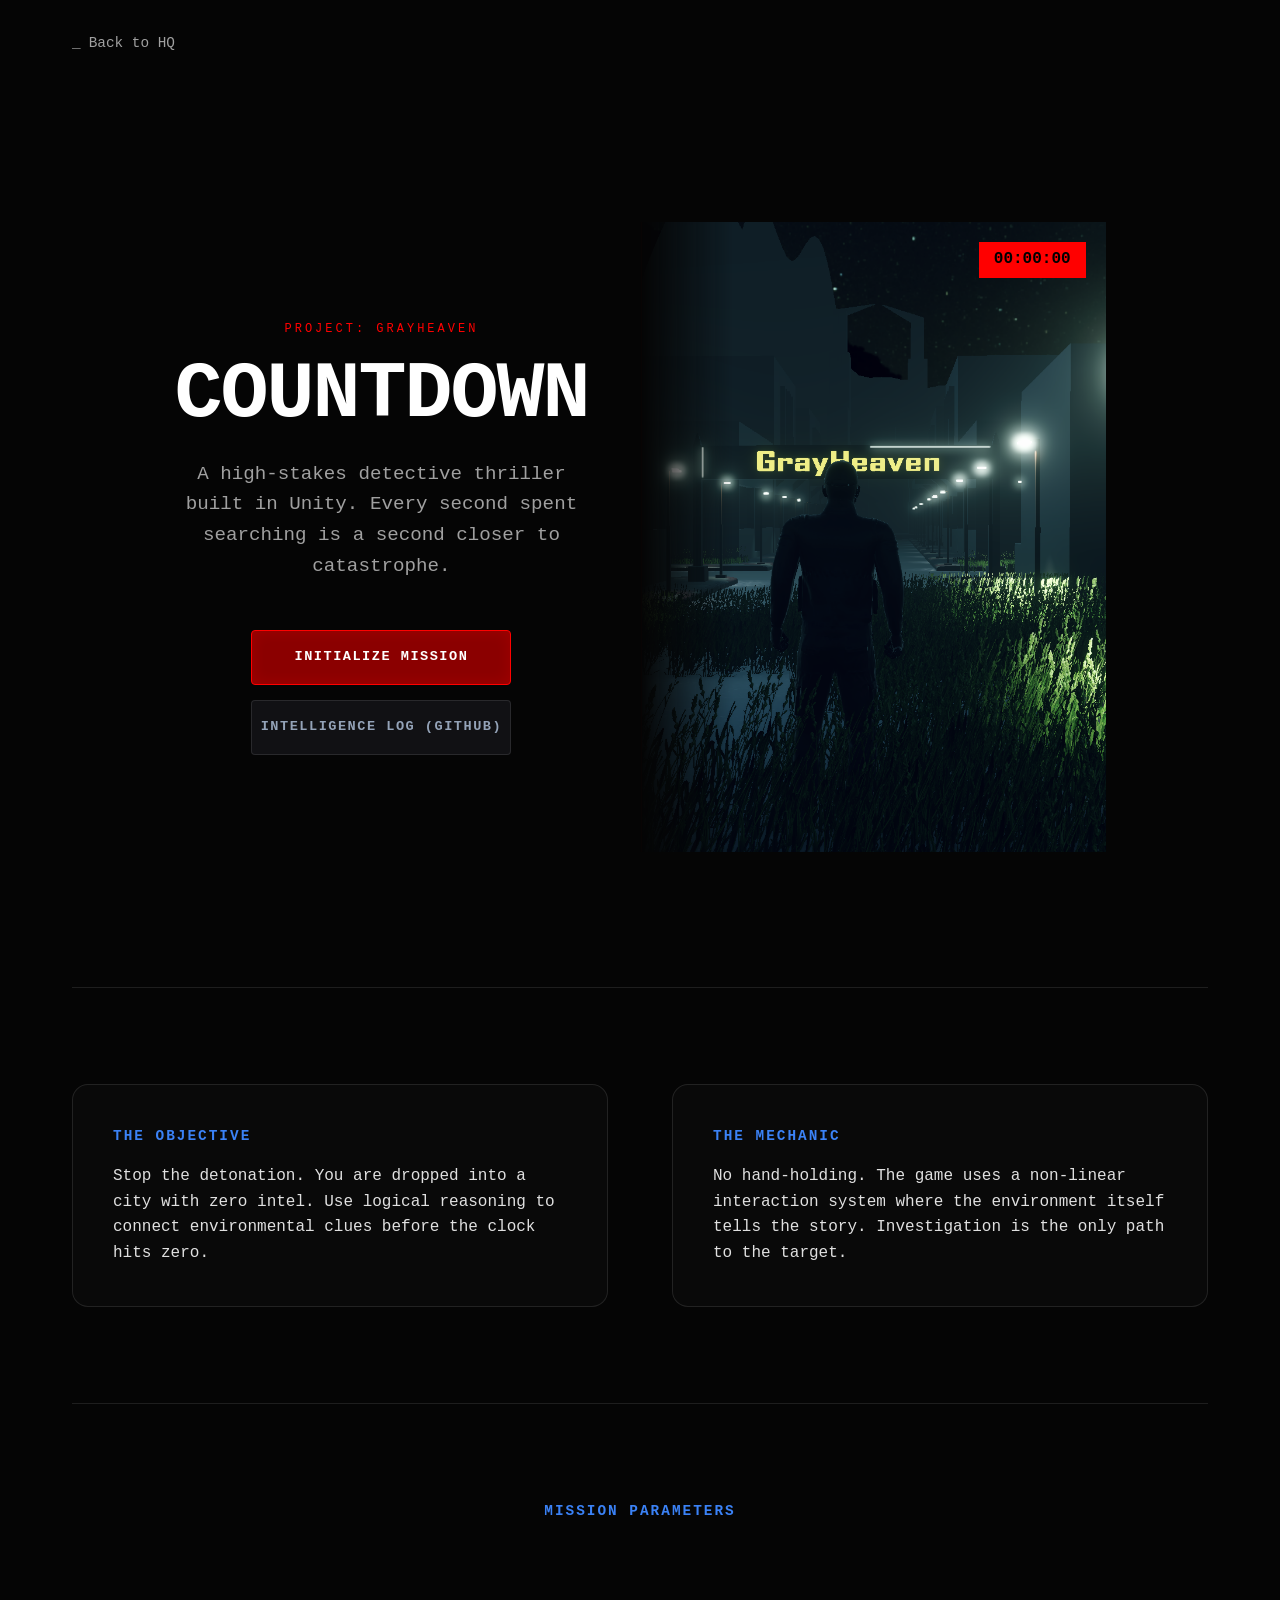
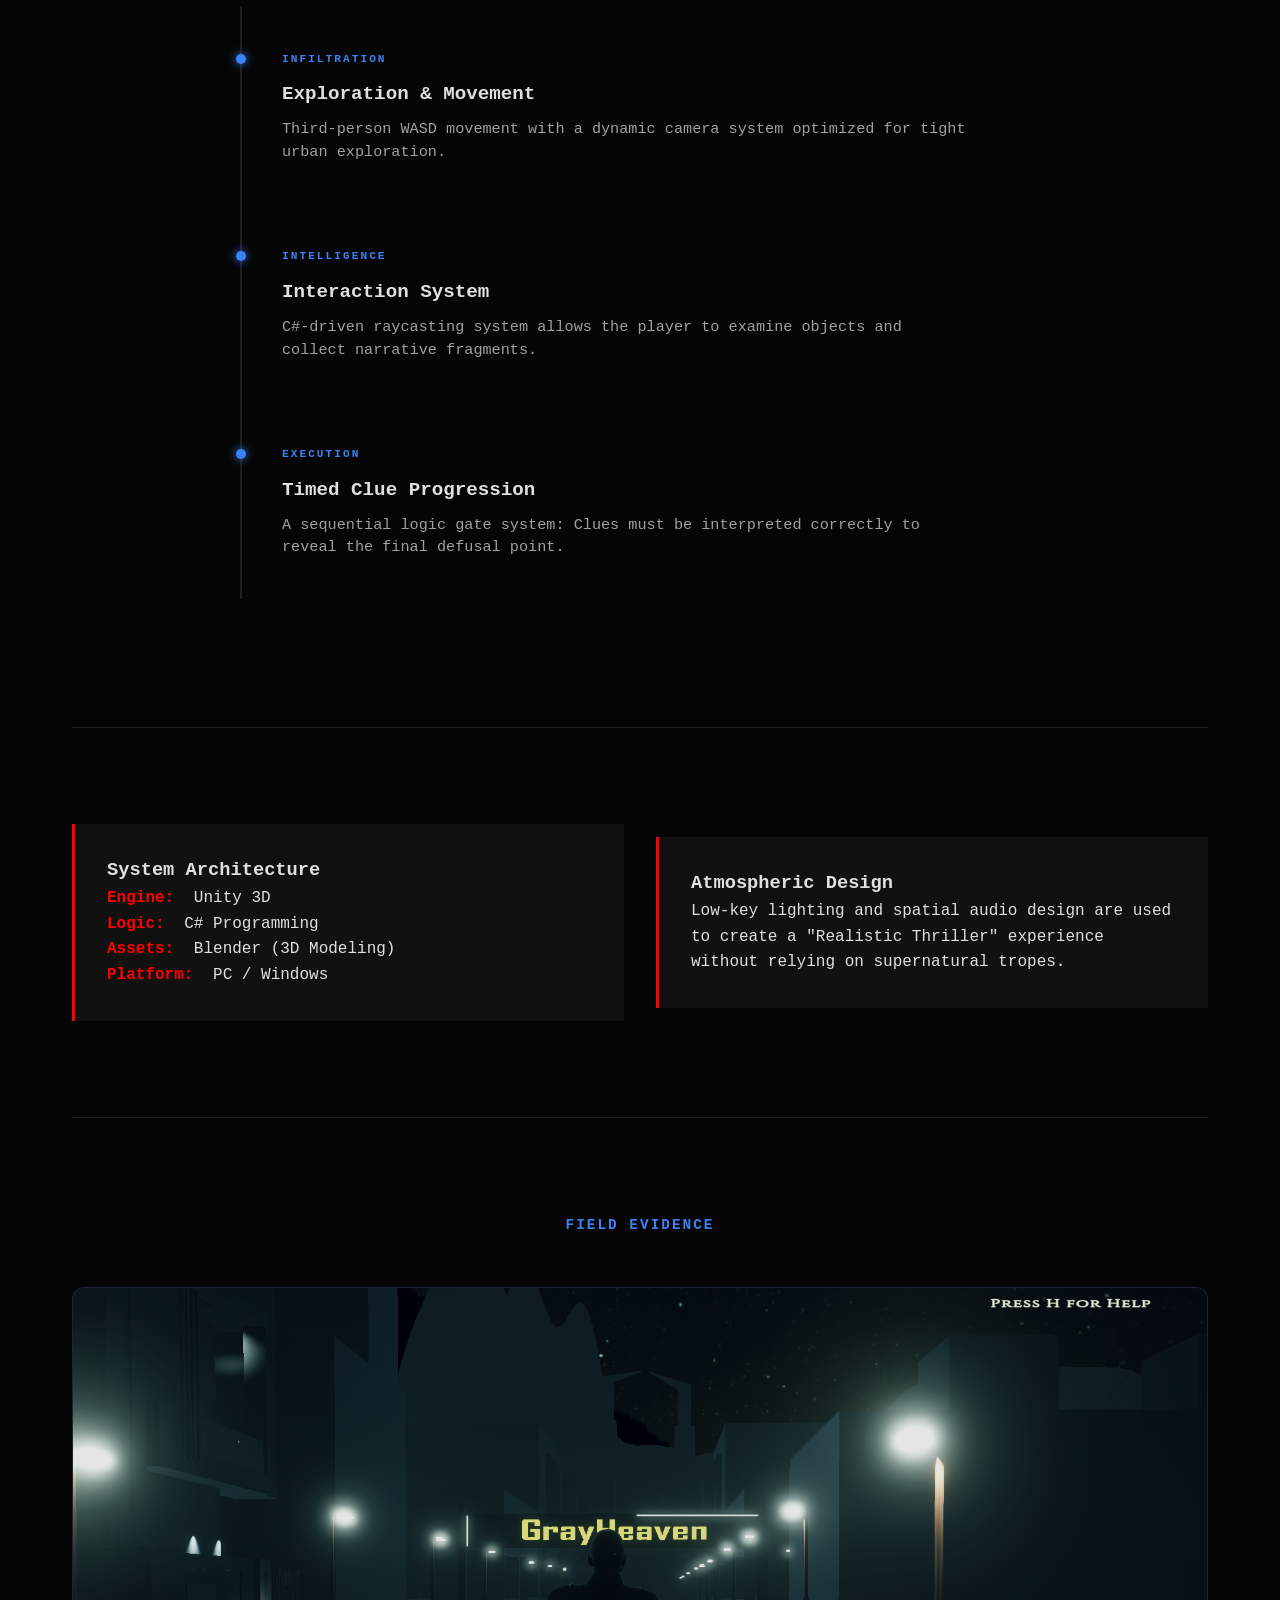
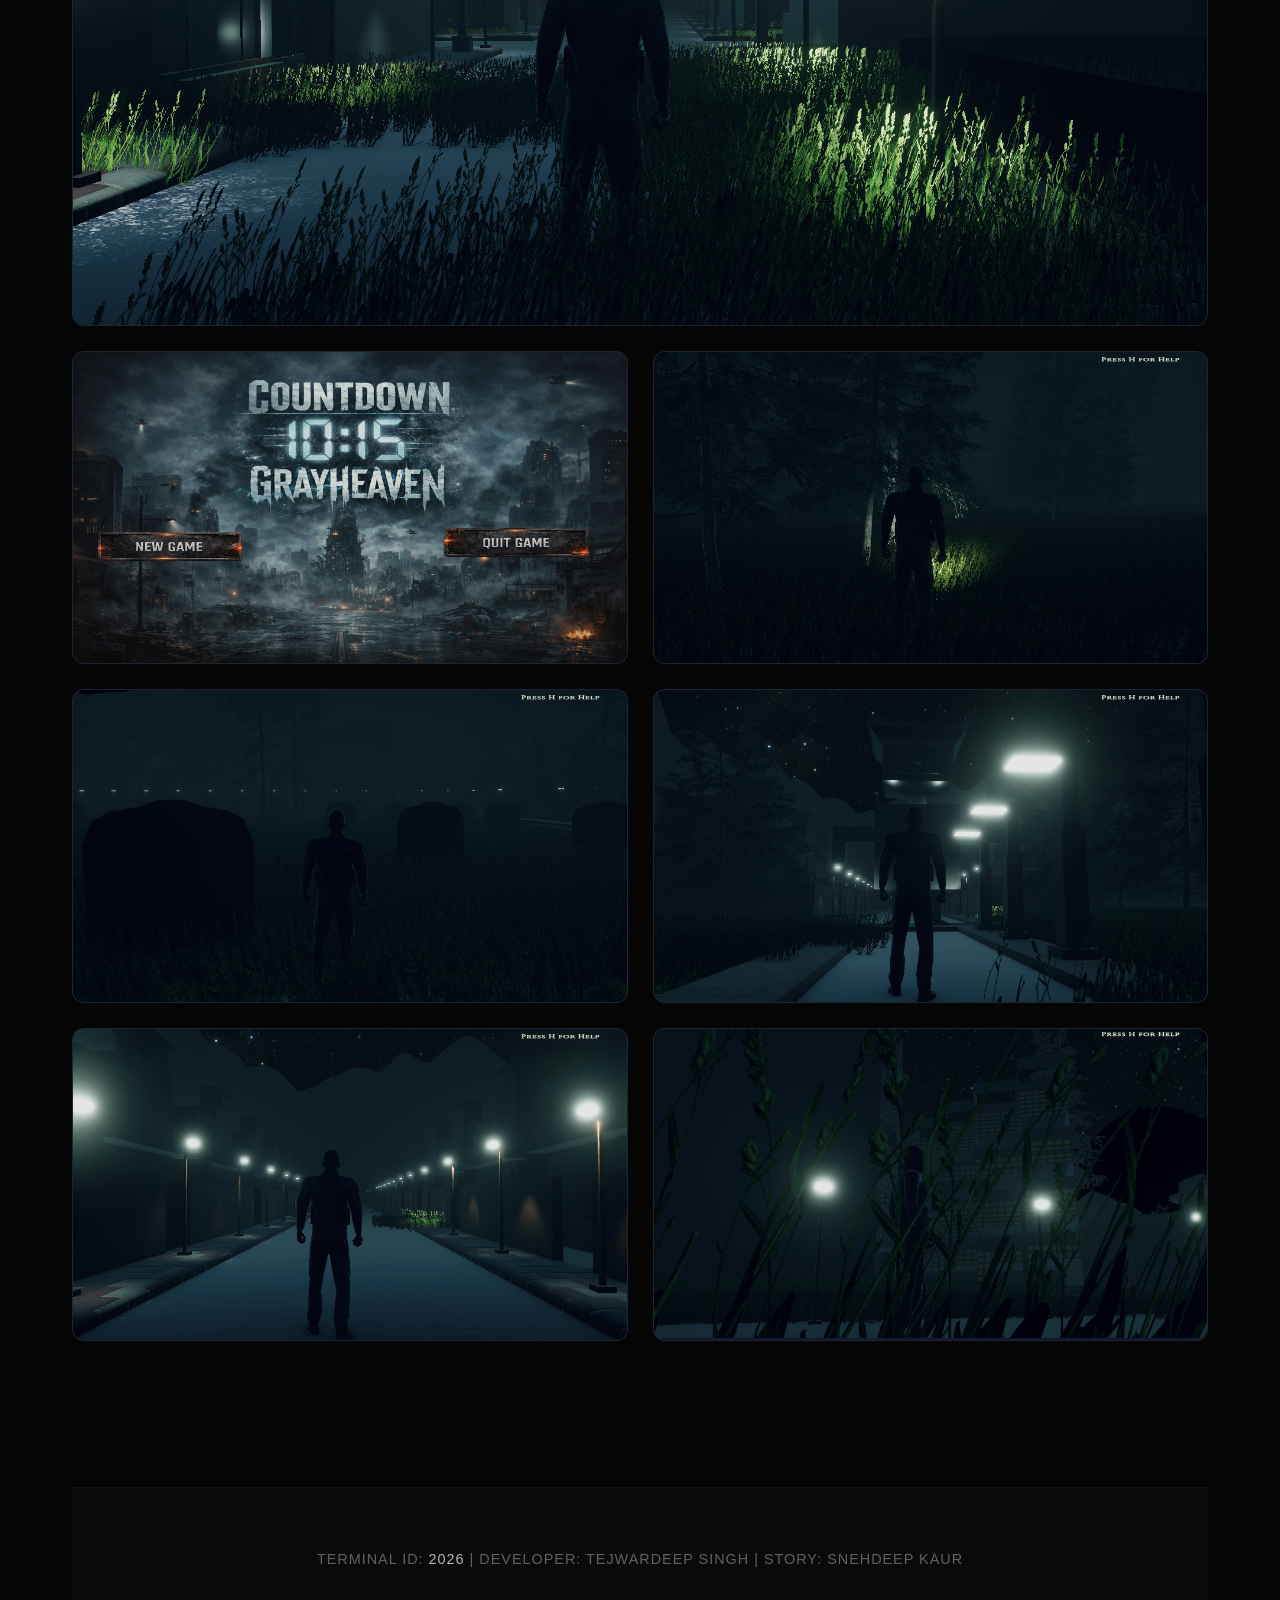
<file: views/countdown.html>
<!DOCTYPE html>
<html lang="en">
<head>
    <meta charset="UTF-8">
    <meta name="viewport" content="width=device-width, initial-scale=1.0">
    <link rel="icon" type="image/png" sizes="32x32" href="../public/favicon/android-chrome-192x192.png">
    <link rel="icon" type="image/png" sizes="16x16" href="../public/favicon/favicon/favicon-16x16.png">
    <link rel="icon" type="image/png" sizes="16x16" href="../public/favicon/favicon.ico">
    <link rel="manifest" href="../public/favicon/site.webmanifest">
    <link rel="stylesheet" href="../public/stylesheets/style.css">
    <link rel="stylesheet" href="../public/stylesheets/details.css">
    <title>Tejwardeep Singh | Countdown: GrayHeaven</title>
</head>
<body class="gaming-theme">

    <div class="case game-container">
        <nav class="nav-header">
            <a href="/" class="back-link">
                <span class="glitch-icon">_</span> Back to HQ
            </a>
        </nav>

        <header class="case-hero game-hero">
            <div class="hero-text">
                <span class="status-badge">Project: GrayHeaven</span>
                <h1 class="glitch-text" data-text="COUNTDOWN">COUNTDOWN</h1>
                <p class="subtitle">
                    A high-stakes detective thriller built in Unity. Every second spent searching is a second closer to catastrophe.
                </p>
                <div class="buttons">
                    <a href="https://rawjet.itch.io/countdown-grayheaven" class="btn-danger">Initialize Mission</a>
                    <a href="#" class="btn-outline">Intelligence Log (GitHub)</a>
                </div>
            </div>
            <div class="hero-visual">
                <div class="timer-overlay">00:00:00</div>
                <img src="../public/images/countdown.png" alt="GrayHeaven Gameplay">
            </div>
        </header>

        <section class="case-section split">
            <div class="brief-box">
                <h2>The Objective</h2>
                <p>Stop the detonation. You are dropped into a city with zero intel. Use logical reasoning to connect environmental clues before the clock hits zero.</p>
            </div>
            <div class="brief-box">
                <h2>The Mechanic</h2>
                <p>No hand-holding. The game uses a non-linear interaction system where the environment itself tells the story. Investigation is the only path to the target.</p>
            </div>
        </section>

        <section class="case-section">
            <h2>Mission Parameters</h2>
            <div class="pipeline-vertical tactical">
                <div class="pipe-step">
                    <div class="pipe-info">
                        <span class="pipe-label">Infiltration</span>
                        <h3>Exploration & Movement</h3>
                        <p>Third-person WASD movement with a dynamic camera system optimized for tight urban exploration.</p>
                    </div>
                </div>
                <div class="pipe-step">
                    <div class="pipe-info">
                        <span class="pipe-label">Intelligence</span>
                        <h3>Interaction System</h3>
                        <p>C#-driven raycasting system allows the player to examine objects and collect narrative fragments.</p>
                    </div>
                </div>
                <div class="pipe-step">
                    <div class="pipe-info">
                        <span class="pipe-label">Execution</span>
                        <h3>Timed Clue Progression</h3>
                        <p>A sequential logic gate system: Clues must be interpreted correctly to reveal the final defusal point.</p>
                    </div>
                </div>
            </div>
        </section>

        <section class="case-section grid-2">
            <div class="tech-spec-card">
                <h3>System Architecture</h3>
                <ul class="spec-list">
                    <li><span>Engine:</span> Unity 3D</li>
                    <li><span>Logic:</span> C# Programming</li>
                    <li><span>Assets:</span> Blender (3D Modeling)</li>
                    <li><span>Platform:</span> PC / Windows</li>
                </ul>
            </div>
            <div class="tech-spec-card">
                <h3>Atmospheric Design</h3>
                <p>Low-key lighting and spatial audio design are used to create a "Realistic Thriller" experience without relying on supernatural tropes.</p>
            </div>
        </section>

        <section class="case-section">
            <h2>Field Evidence</h2>
            <div class="screenshot-gallery game-gallery">
                <div class="gallery-item large">
                    <img src="../public/images/countdown.png" alt="Game Environment">
                </div>
                <div class="gallery-grid">
                    <div class="gallery-item"><img src="../public/images/project_details/countdown/countdown_menu.png" alt="menu"></div>
                    <div class="gallery-item"><img src="../public/images/project_details/countdown/countdown-ss2.png" alt="countdown-ss2"></div>
                    <div class="gallery-item"><img src="../public/images/project_details/countdown/countdown-ss3.png" alt="countdown-ss3"></div>
                    <div class="gallery-item"><img src="../public/images/project_details/countdown/countdown-ss4.png" alt="countdown-ss4"></div>
                    <div class="gallery-item"><img src="../public/images/project_details/countdown/countdown-ss5.png" alt="countdown-ss5"></div>
                    <div class="gallery-item"><img src="../public/images/project_details/countdown/countdown-ss6.png" alt="countdown-ss6"></div>
                </div>
            </div>
        </section>

        <footer class="footer game-footer">
            <p>TERMINAL ID: <span id="year"></span> | DEVELOPER: TEJWARDEEP SINGH | STORY: SNEHDEEP KAUR</p>
        </footer>
    </div>

    <script src="../public/javascripts/script.js"></script>
    <script>document.getElementById('year').textContent = new Date().getFullYear();</script>
</body>
</html>
</file>
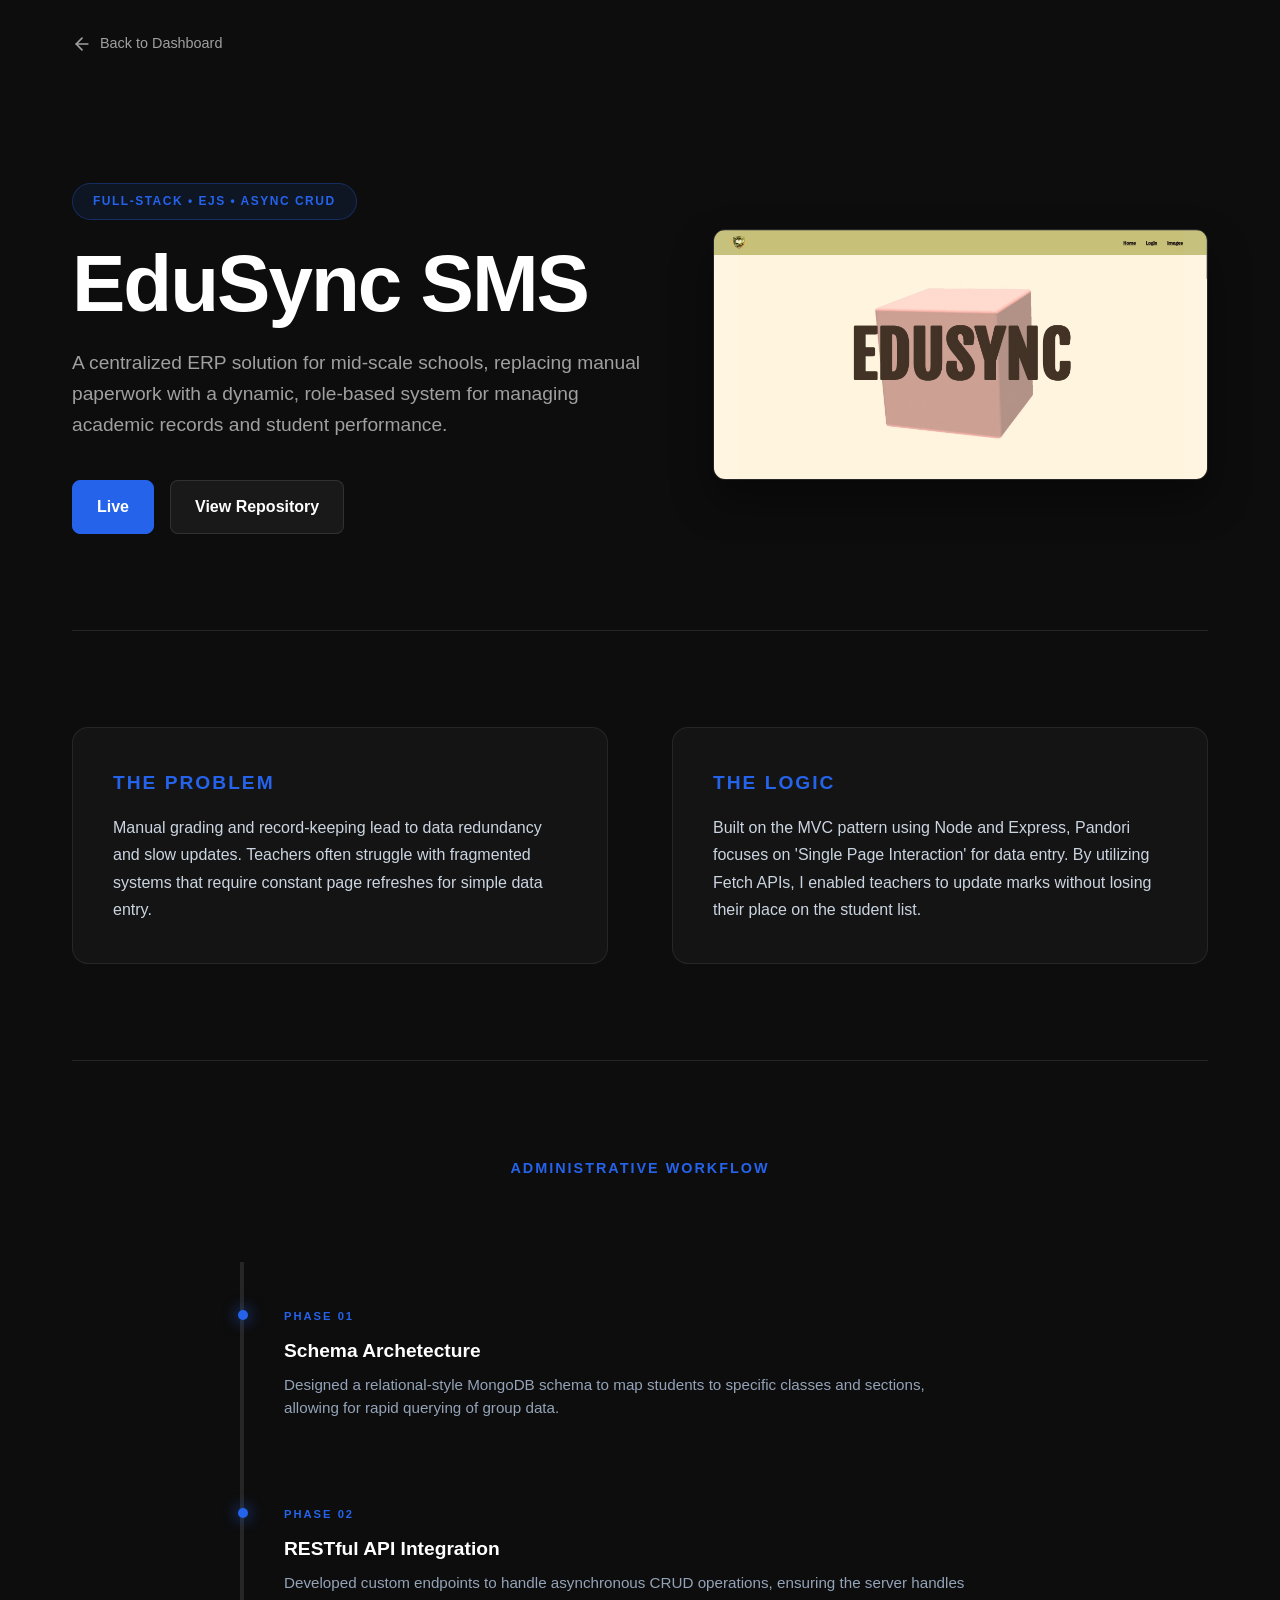
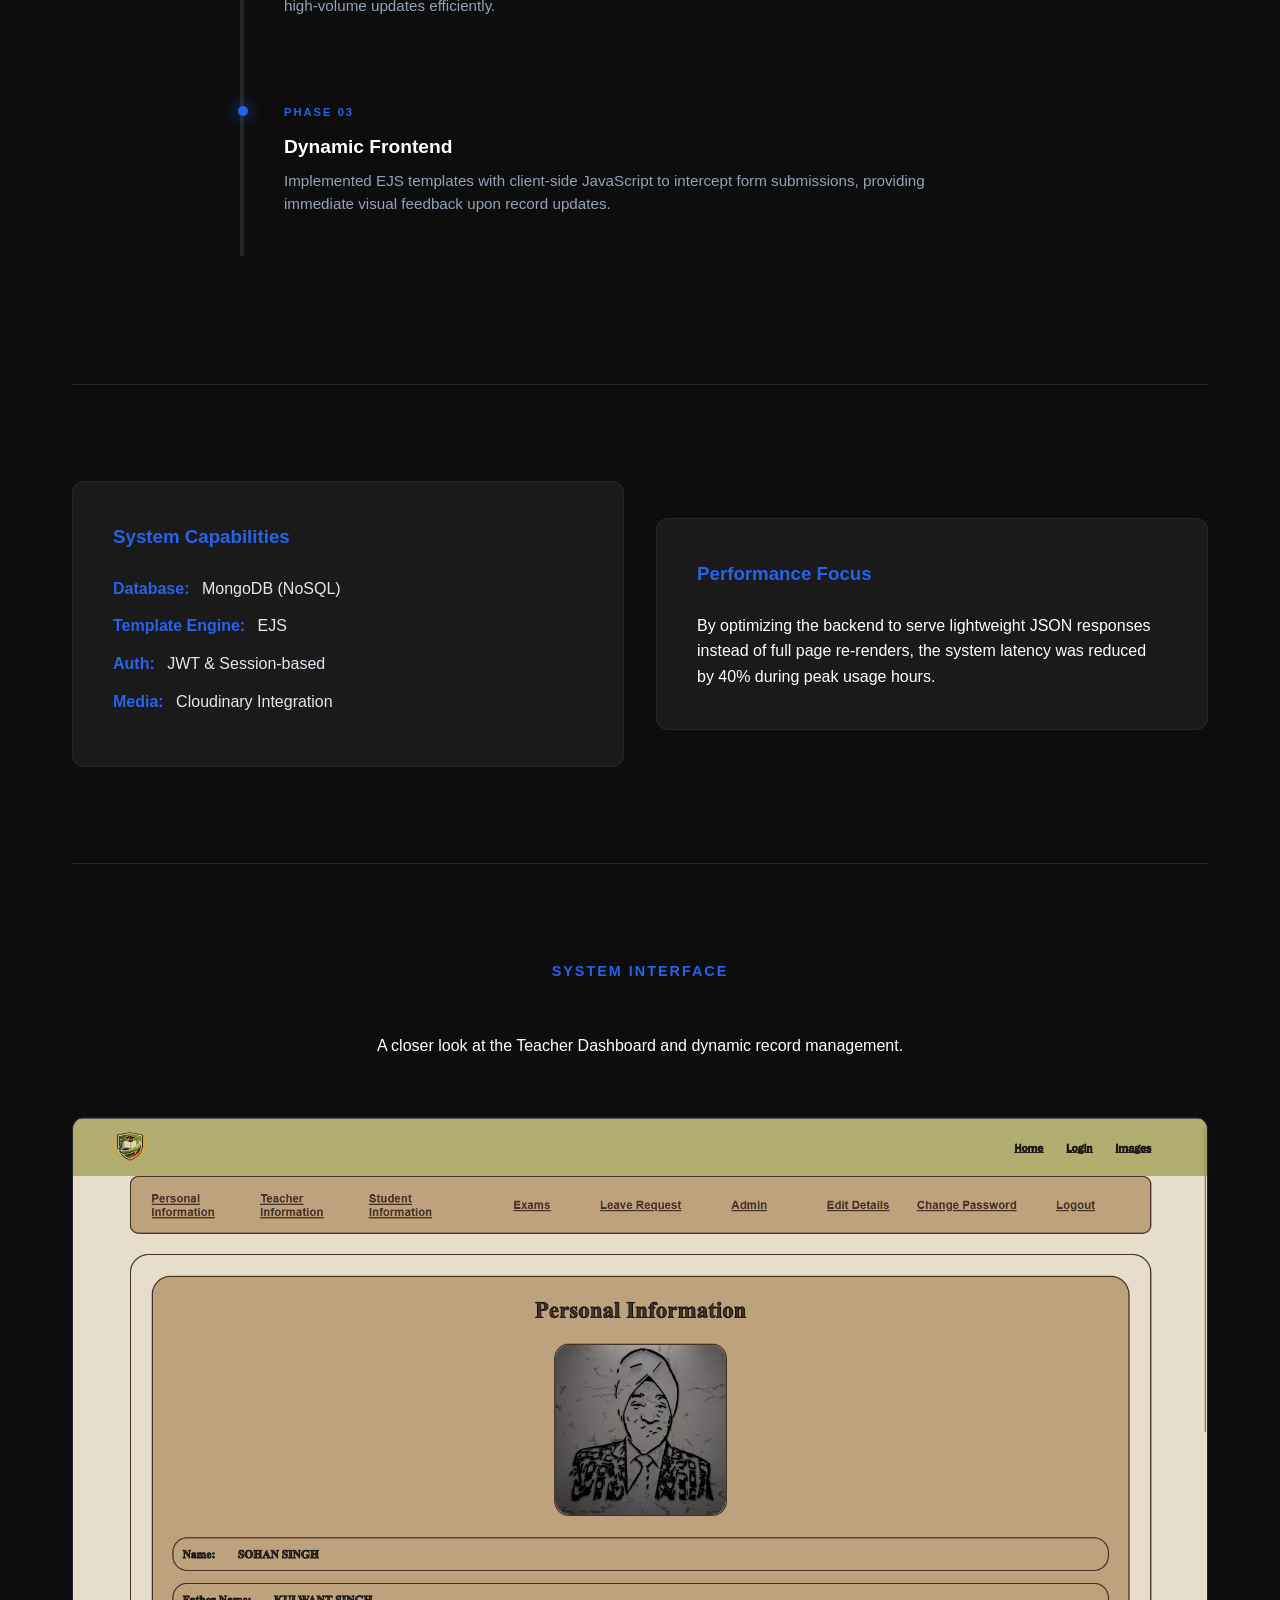
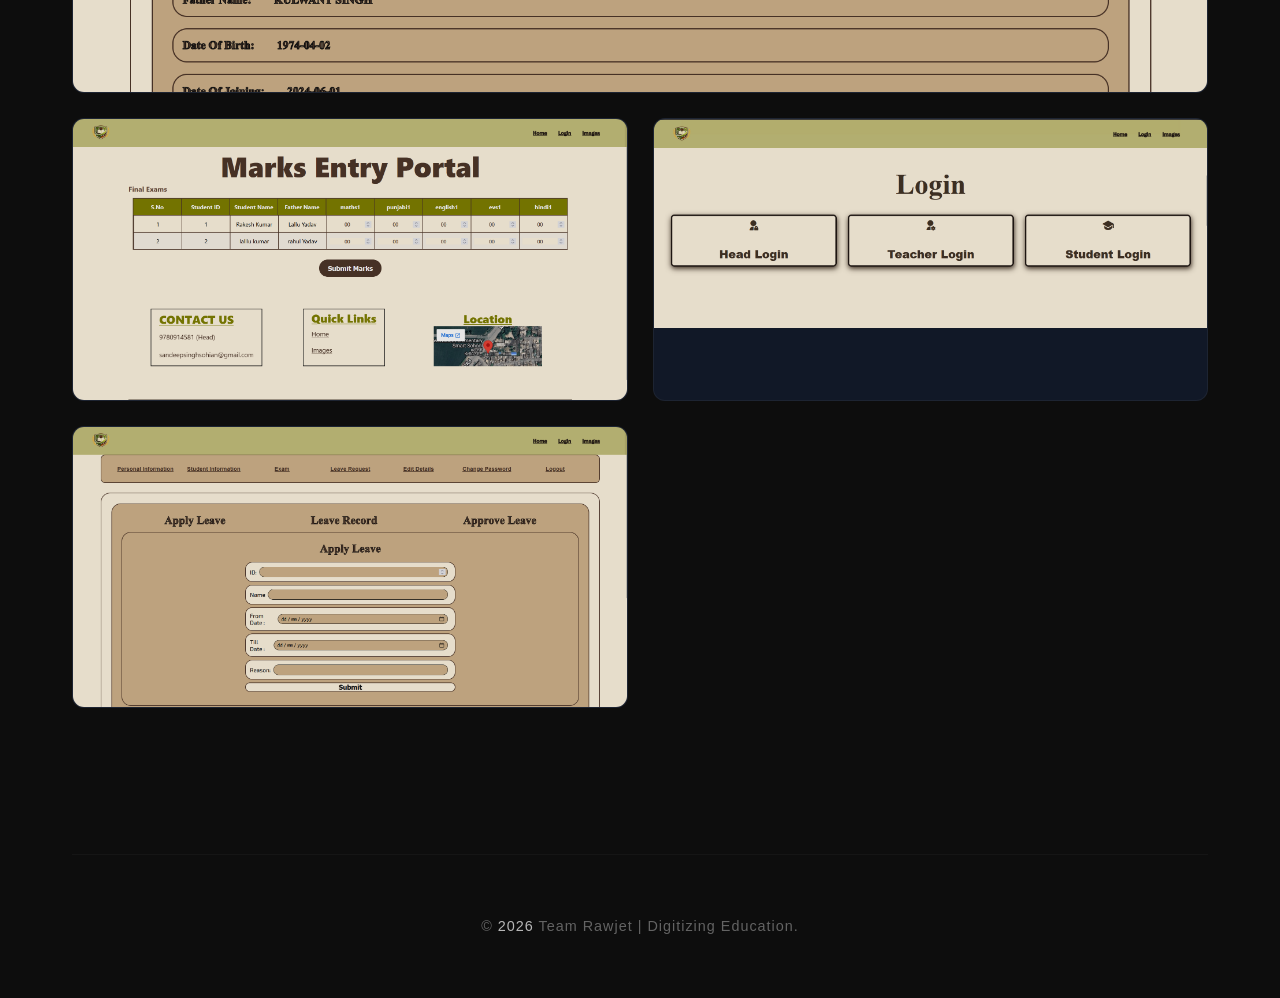
<file: views/edusync.html>
<!DOCTYPE html>
<html lang="en">
<head>
    <meta charset="UTF-8">
    <meta name="viewport" content="width=device-width, initial-scale=1.0">
    <link rel="apple-touch-icon" sizes="180x180" href="../public/favicon/apple-touch-icon.png">
    <link rel="icon" type="image/png" sizes="32x32" href="../public/favicon/android-chrome-192x192.png">
    <link rel="icon" type="image/png" sizes="16x16" href="../public/favicon/favicon/favicon-16x16.png">
    <link rel="manifest" href="../public/favicon/site.webmanifest">
    <link rel="stylesheet" href="../public/stylesheets/style.css">
    <link rel="stylesheet" href="../public/stylesheets/details.css">
    <title>Tejwardeep Singh | EduSync School Management</title>
</head>
<body class="academic-theme">

    <div class="case">
        <nav class="nav-header">
            <a href="/" class="back-link">
                <svg width="20" height="20" viewBox="0 0 24 24" fill="none" stroke="currentColor" stroke-width="2" stroke-linecap="round" stroke-linejoin="round"><line x1="19" y1="12" x2="5" y2="12"></line><polyline points="12 19 5 12 12 5"></polyline></svg>
                Back to Dashboard
            </a>
        </nav>

        <header class="case-hero">
            <div class="hero-text">
                <span class="badge">Full-Stack • EJS • Async CRUD</span>
                <h1>EduSync SMS</h1>
                <p class="subtitle">
                    A centralized ERP solution for mid-scale schools, replacing manual paperwork with a dynamic, role-based system for managing academic records and student performance.
                </p>
                <div class="buttons">
                    <a href="https://edusyncrawjet.onrender.com/" class="btn-primary">Live</a>
                    <a href="https://github.com/Tejwardeep-Singh/eduSync-Rawjet" class="btn-outline">View Repository</a>
                </div>
            </div>
            <div class="hero-image">
                <img src="../public/images/edusync.png" alt="Edusync Teacher Dashboard">
            </div>
        </header>

        <section class="case-section split">
            <div class="brief-box">
                <h2>The Problem</h2>
                <p>Manual grading and record-keeping lead to data redundancy and slow updates. Teachers often struggle with fragmented systems that require constant page refreshes for simple data entry.</p>
            </div>
            <div class="brief-box">
                <h2>The Logic</h2>
                <p>Built on the MVC pattern using Node and Express, Pandori focuses on 'Single Page Interaction' for data entry. By utilizing Fetch APIs, I enabled teachers to update marks without losing their place on the student list.</p>
            </div>
        </section>

        <section class="case-section">
            <h2>Administrative Workflow</h2>
            <div class="pipeline-vertical academic-pipe">
                
                <div class="pipe-step">
                    <div class="pipe-info">
                        <span class="pipe-label">Phase 01</span>
                        <h3>Schema Archetecture</h3>
                        <p>Designed a relational-style MongoDB schema to map students to specific classes and sections, allowing for rapid querying of group data.</p>
                    </div>
                </div>

                <div class="pipe-step">
                    <div class="pipe-info">
                        <span class="pipe-label">Phase 02</span>
                        <h3>RESTful API Integration</h3>
                        <p>Developed custom endpoints to handle asynchronous CRUD operations, ensuring the server handles high-volume updates efficiently.</p>
                    </div>
                </div>

                <div class="pipe-step">
                    <div class="pipe-info">
                        <span class="pipe-label">Phase 03</span>
                        <h3>Dynamic Frontend</h3>
                        <p>Implemented EJS templates with client-side JavaScript to intercept form submissions, providing immediate visual feedback upon record updates.</p>
                    </div>
                </div>

            </div>
        </section>

        <section class="case-section grid-2">
            <div class="tech-spec-card">
                <h3>System Capabilities</h3>
                <ul class="spec-list">
                    <li><span>Database:</span> MongoDB (NoSQL)</li>
                    <li><span>Template Engine:</span> EJS</li>
                    <li><span>Auth:</span> JWT & Session-based</li>
                    <li><span>Media:</span> Cloudinary Integration</li>
                </ul>
            </div>
            <div class="tech-spec-card">
                <h3>Performance Focus</h3>
                <p>By optimizing the backend to serve lightweight JSON responses instead of full page re-renders, the system latency was reduced by 40% during peak usage hours.</p>
            </div>
        </section>
        <section class="case-section">
    <h2>System Interface</h2>
    <p class="section-sub">A closer look at the Teacher Dashboard and dynamic record management.</p>
    
    <div class="screenshot-gallery">
        <div class="gallery-item large">
            <img src="../public/images/project_details/edusync/edusync_head_dashboard.png" alt="Pandori head Dashboard Overview">
            <div class="img-caption">Head Dashboard</div>
        </div>

        <div class="gallery-grid">
            <div class="gallery-item">
                <img src="../public/images/project_details/edusync/edusync_student_report.png" alt="Student report">
                <div class="img-caption">Student Report</div>
            </div>
            <div class="gallery-item">
                <img src="../public/images/project_details/edusync/edusync_roles.png" alt="Roles">
                <div class="img-caption">Role Seperation</div>
            </div>
            <div class="gallery-item">
                <img src="../public/images/project_details/edusync/edusync_leave.png" alt="Leave">
                <div class="img-caption">Leave System</div>
            </div>
        </div>
    </div>
</section>

        <footer class="footer">
            <p>&copy; <span id="year"></span> Team Rawjet | Digitizing Education.</p>
        </footer>
    </div>

    <script src="../public/javascripts/script.js"></script>
    <script>document.getElementById('year').textContent = new Date().getFullYear();</script>
</body>
</html>
</file>
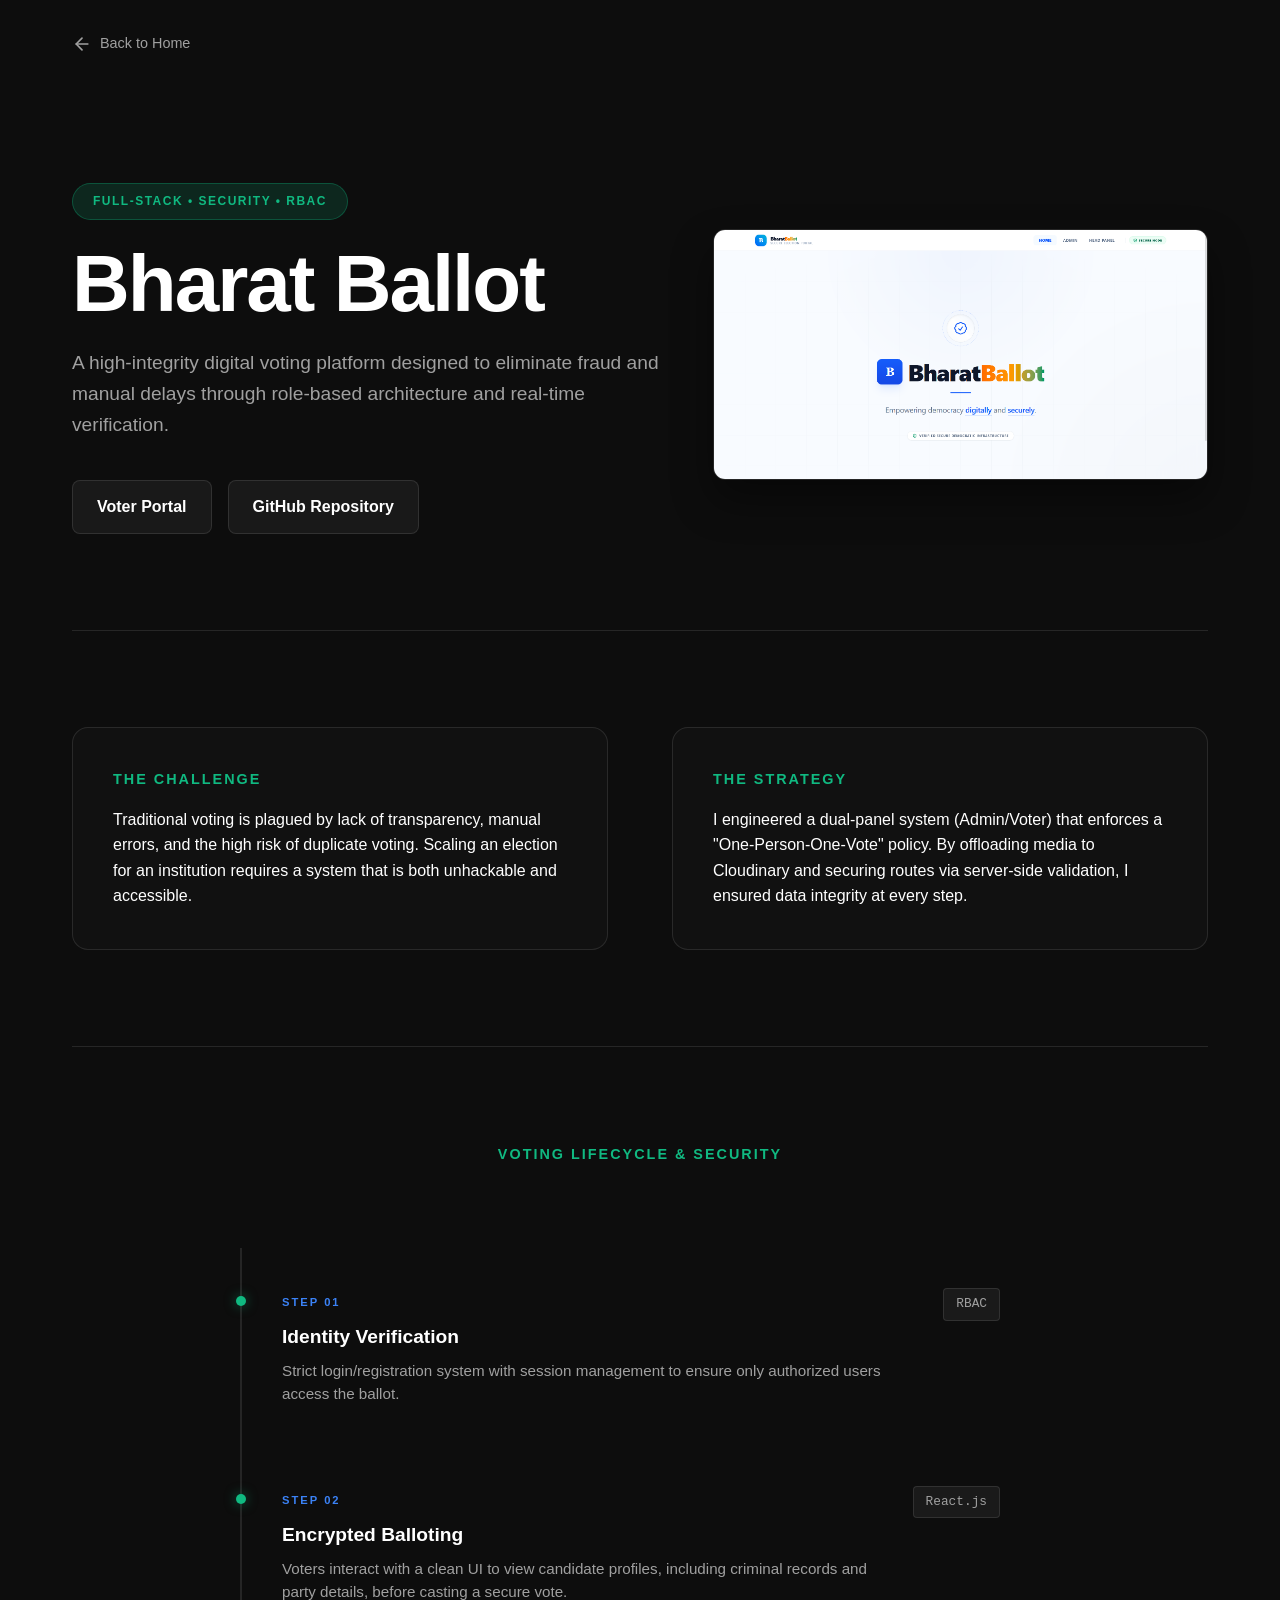
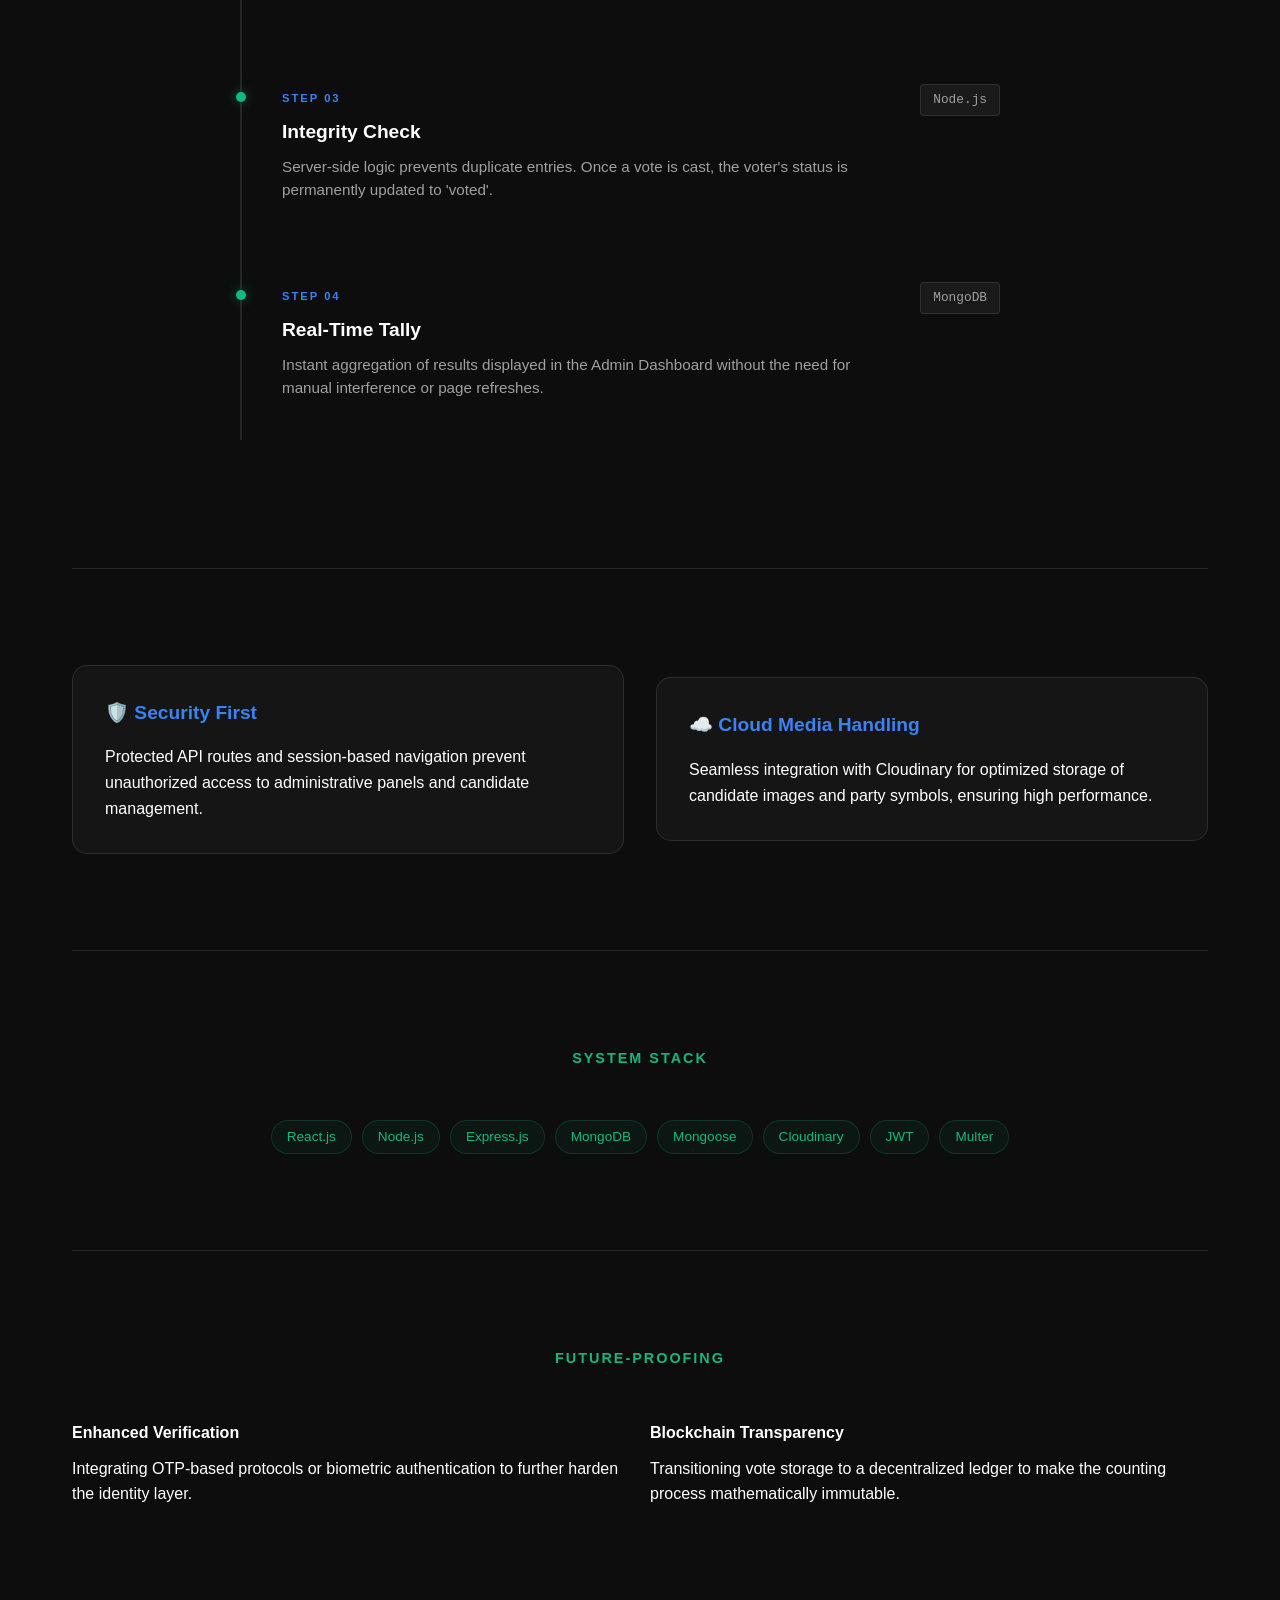
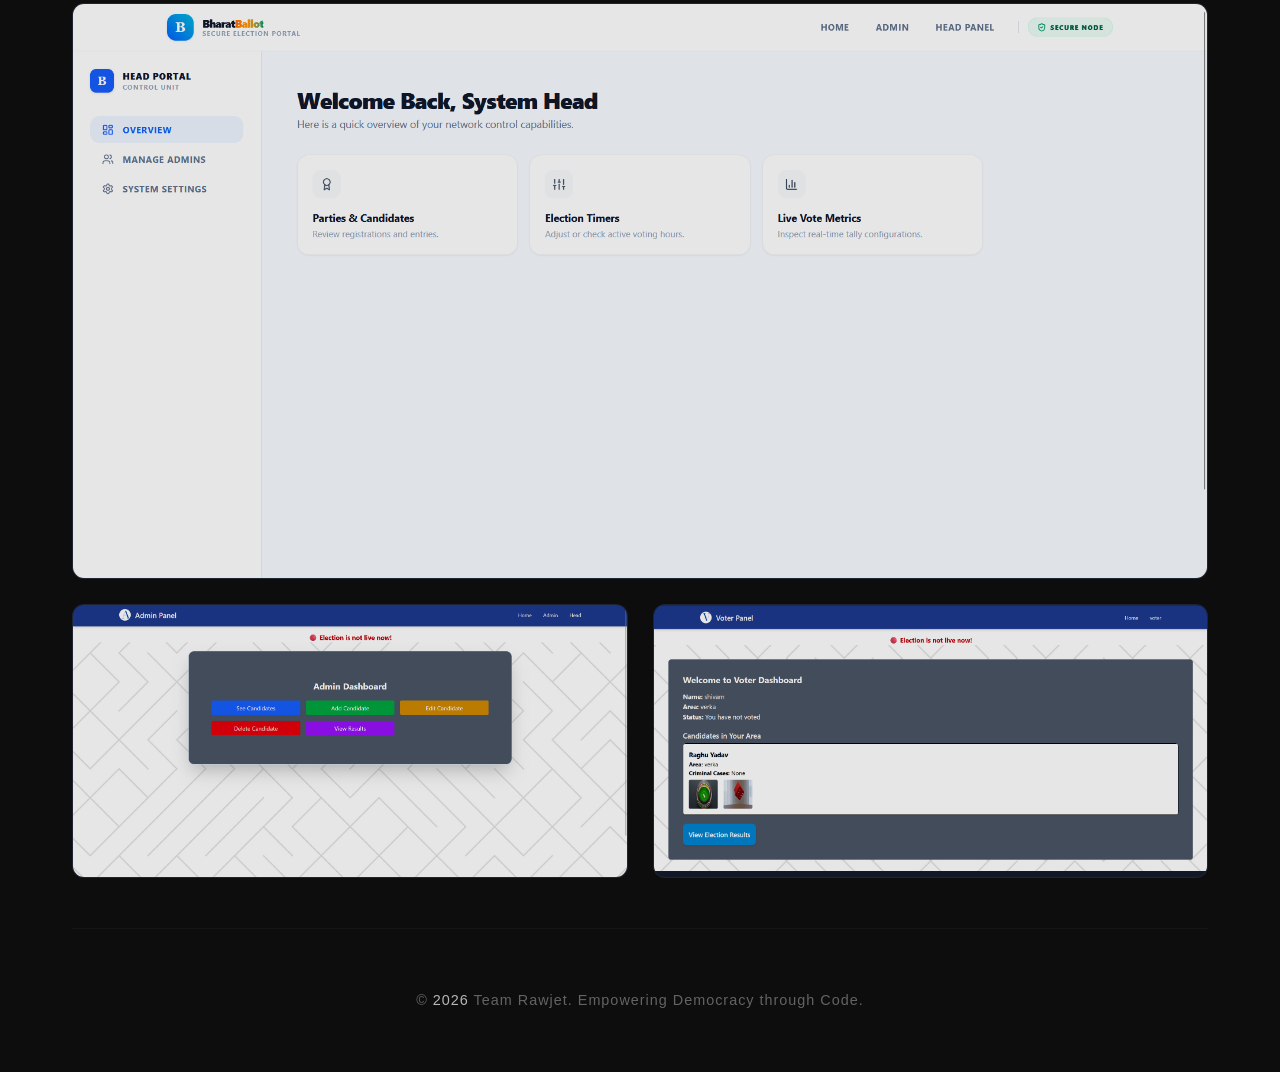
<file: views/election.html>
<!DOCTYPE html>
<html lang="en">
<head>
    <meta charset="UTF-8">
    <meta name="viewport" content="width=device-width, initial-scale=1.0">
    <link rel="icon" type="image/png" sizes="32x32" href="../public/favicon/android-chrome-192x192.png">
    <link rel="icon" type="image/png" sizes="16x16" href="../public/favicon/favicon/favicon-16x16.png">
    <link rel="icon" type="image/png" sizes="16x16" href="../public/favicon/favicon.ico">
    <link rel="manifest" href="../public/favicon/site.webmanifest">
    <link rel="stylesheet" href="../public/stylesheets/style.css">
    <link rel="stylesheet" href="../public/stylesheets/details.css">
    <title>Tejwardeep Singh | Bharat Ballot  Case Study</title>
</head>
<body class="election-theme">

    <div class="case">
        <nav class="nav-header">
            <a href="/" class="back-link">
                <svg width="20" height="20" viewBox="0 0 24 24" fill="none" stroke="currentColor" stroke-width="2" stroke-linecap="round" stroke-linejoin="round"><line x1="19" y1="12" x2="5" y2="12"></line><polyline points="12 19 5 12 12 5"></polyline></svg>
                Back to Home
            </a>
        </nav>

        <header class="case-hero">
            <div class="hero-text">
                <span class="badge">Full-Stack • Security • RBAC</span>
                <h1>Bharat Ballot</h1>
                <p class="subtitle">
                    A high-integrity digital voting platform designed to eliminate fraud and manual delays through role-based architecture and real-time verification.
                </p>
                <div class="buttons">
                    <a href="https://voterrawjet.onrender.com" class="btn-primary">Voter Portal</a>
                    <a href="https://github.com/Tejwardeep-Singh/E-ELECTION-RAWJET" class="btn-outline">GitHub Repository</a>
                </div>
            </div>
            <div class="hero-image">
                <img src="../public/images/project_details/e-election/e-election-home.png" alt="E-Election Dashboard Preview">
            </div>
        </header>

        <section class="case-section split">
            <div class="brief-box">
                <h2>The Challenge</h2>
                <p>Traditional voting is plagued by lack of transparency, manual errors, and the high risk of duplicate voting. Scaling an election for an institution requires a system that is both unhackable and accessible.</p>
            </div>
            <div class="brief-box">
                <h2>The Strategy</h2>
                <p>I engineered a dual-panel system (Admin/Voter) that enforces a "One-Person-One-Vote" policy. By offloading media to Cloudinary and securing routes via server-side validation, I ensured data integrity at every step.</p>
            </div>
        </section>

        <section class="case-section">
            <h2>Voting Lifecycle & Security</h2>
            <div class="pipeline-vertical election-pipe">
                
                <div class="pipe-step">
                    <div class="pipe-info">
                        <span class="pipe-label">Step 01</span>
                        <h3>Identity Verification</h3>
                        <p>Strict login/registration system with session management to ensure only authorized users access the ballot.</p>
                    </div>
                    <div class="pipe-tech">RBAC</div>
                </div>

                <div class="pipe-step">
                    <div class="pipe-info">
                        <span class="pipe-label">Step 02</span>
                        <h3>Encrypted Balloting</h3>
                        <p>Voters interact with a clean UI to view candidate profiles, including criminal records and party details, before casting a secure vote.</p>
                    </div>
                    <div class="pipe-tech">React.js</div>
                </div>

                <div class="pipe-step">
                    <div class="pipe-info">
                        <span class="pipe-label">Step 03</span>
                        <h3>Integrity Check</h3>
                        <p>Server-side logic prevents duplicate entries. Once a vote is cast, the voter's status is permanently updated to 'voted'.</p>
                    </div>
                    <div class="pipe-tech">Node.js</div>
                </div>

                <div class="pipe-step">
                    <div class="pipe-info">
                        <span class="pipe-label">Step 04</span>
                        <h3>Real-Time Tally</h3>
                        <p>Instant aggregation of results displayed in the Admin Dashboard without the need for manual interference or page refreshes.</p>
                    </div>
                    <div class="pipe-tech">MongoDB</div>
                </div>

            </div>
        </section>

        <section class="case-section grid-2">
            <div class="feature-card">
                <h3>🛡️ Security First</h3>
                <p>Protected API routes and session-based navigation prevent unauthorized access to administrative panels and candidate management.</p>
            </div>
            <div class="feature-card">
                <h3>☁️ Cloud Media Handling</h3>
                <p>Seamless integration with Cloudinary for optimized storage of candidate images and party symbols, ensuring high performance.</p>
            </div>
        </section>

        <section class="case-section">
            <h2>System Stack</h2>
            <div class="tech-tags">
                <span>React.js</span><span>Node.js</span><span>Express.js</span><span>MongoDB</span><span>Mongoose</span><span>Cloudinary</span><span>JWT</span><span>Multer</span>
            </div>
        </section>

        <section class="case-section">
            <h2>Future-Proofing</h2>
            <div class="learnings-grid">
                <div class="learning-item">
                    <h4>Enhanced Verification</h4>
                    <p>Integrating OTP-based protocols or biometric authentication to further harden the identity layer.</p>
                </div>
                <div class="learning-item">
                    <h4>Blockchain Transparency</h4>
                    <p>Transitioning vote storage to a decentralized ledger to make the counting process mathematically immutable.</p>
                </div>
            </div>
        </section>
        <div class="screenshot-gallery">
        <div class="gallery-item large">
            <img src="../public/images/project_details/e-election/e-election-head-panel.png" alt="E-election Head Panel">
            <div class="img-caption">Head Panel</div>
        </div>

        <div class="gallery-grid">
            <div class="gallery-item">
                <img src="../public/images/project_details/e-election/e-election-admin.png" alt="Admin Page">
                <div class="img-caption">Admin Page</div>
            </div>
            <div class="gallery-item">
                <img src="../public/images/project_details/e-election/e-election-voter.png" alt="Voter Page">
                <div class="img-caption">Voter Page</div>
            </div>
        </div>
    </div>

        <footer class="footer">
            <p>&copy; <span id="year"></span> Team Rawjet. Empowering Democracy through Code.</p>
        </footer>
    </div>

    <script src="../public/javascripts/script.js"></script>
    <script>document.getElementById('year').textContent = new Date().getFullYear();</script>
</body>
</html>
</file>
<file: public/stylesheets/style.css>
:root {
    --bg-color: #0d0d0d;
    --text-primary: #ffffff;
    --text-secondary: #a0a0a0;
    --accent: #3b82f6; 
    --card-bg: #1a1a1a;
    --border: rgba(255, 255, 255, 0.1);
}
*{
    margin: 0;
    padding: 0;
    box-sizing: border-box;
}
html,body{
    height: 100%;
    width: 100%;
}
main{
    height: 100vh;
    width: 100vw;
    padding: 4vh 2vw;
    font-family: poppins, sans-serif;
    background-color: #E2E8F0;
    color: #1A202C;
    overflow-x: hidden;
    display: flex;
    align-items: center;
    justify-content: center;
    background-color: #3B82F6;
}
#progress-bar {
    position: fixed;
    top: 0;
    left: 0;
    height: 5px;              /* Thickness of the bar */
    background: rgb(255, 247, 0);       /* Color of the bar */
    width:1%;                /* Start at 0% width */
    z-index: 9999;            /* Stays above all elements */
    transition: width 0.1s ease-out; /* Smooth animation */
    border-radius: 50px;
}

#main2{
    height:100%;
    width:100%;
    overflow-x: hidden;
    background-color:#F7FAFC;
    box-shadow: #1A202C 0px 0px 10px 0px;
    border-radius: 5px;
    overflow-y: scroll;
    webk::-webkit-scrollbar {
        display: none;
    }
    scrollbar-width: none;
    scroll-behavior: smooth;
}
#page1
{
    height: 100vh;
    width: 100vw;
    display: flex;
    flex-direction: column;
    align-items:center;
    justify-content:center;
    position: relative;
}
#text2 {
    position: absolute;
    left:2%;
    bottom:0;
    transform: translateY(-50%) rotate(-90deg);
    transform-origin: left top;
    white-space: nowrap;
    overflow: hidden;
    display: flex;
    align-items: center;
    justify-content: center;
    gap: 5vw;
}
#text3 {
    position: absolute;
    left:5%;
    bottom:0;
    transform: translateY(-50%) rotate(-90deg);
    transform-origin: left top;
    white-space: nowrap;
    overflow: hidden;
    display: flex;
    align-items: center;
    justify-content: center;
    gap: 5vw;
}
#text-marque{
    height: 100%;
    width: 100%;
    display: flex;
    align-items: center;
    justify-content: center;
    gap: 5vh;
    flex-shrink:0;
}
#text-marque p{
    font-size: 3vh;
    color: #4A5568;
    font-weight: 500;
    white-space: nowrap;
}
  
#text{
    height: fit-content;
    width: 100vw;
    display: flex;
    align-items:center;
    justify-content: center;
    position: absolute;
    bottom: 0;
    left: 0;
    z-index: 995;
    flex-shrink: 0;
    overflow-x: scroll;
    padding: 0 10vw 0 40vw;
    webk::-webkit-scrollbar {
        display: none;
    }
    scrollbar-width: none;
}
#text h1{
    font-size: 20vh;
    font-weight: 900;
    font-family: roboto, sans-serif;
    color: #1a202c88;
    white-space: nowrap;
    text-align: center;
    mix-blend-mode: difference;
    cursor: grab;
}
.m1{
    animation-name: text1;
    animation-duration: 11s;
    animation-timing-function: linear;
    animation-iteration-count: infinite;
    animation-direction: alternate;
}
.m2{
    animation-name: text1;
    animation-duration:7s;
    animation-timing-function: linear;
    animation-iteration-count: infinite;
    animation-direction:alternate-reverse;
}
@keyframes text1{
    0%{
        transform: translateX(0);
    }
    100%{
        transform: translateX(-20%);
    }
}
#pg1-blur{
    height: 10vh;
    width: 100vw;
    background: linear-gradient(to bottom,transparent,#F7FAFC);
    position: absolute;
    bottom: 0;
    left: 0;
}
#pg1-container{
    height: 100%;
    width: 100%;
    display: flex;
    align-items:center;
    justify-content:center;
    position: relative
}
#image{
    height:40vh;
    width: 40vh;
    overflow: hidden;
    border-radius: 50%;
    position: absolute;
}
#image img{
    transition: 0.3s ease;
    height:100%;
    width:100%;
    object-fit: cover;
    position: absolute;
    top: 50%;
    left: 50%;
    pointer-events: none;
    transform: translate(-50%, -50%);
    z-index: 999;
    opacity:0.8;
    z-index:999;
    
}
#circle{
    height:40vh;
    width:40vh;
    display: flex;
    flex-direction: column;
    border-radius: 50%;
    align-items: center;
    justify-content:center;
    position: relative;
    background-color: none;
    border: solid #4A5568 4px;
    z-index: 998;
    cursor: grab;
    animation: anime2 15s linear infinite;
}
@keyframes anime2{
    0%{
        rotate: 0deg;
    }
    100%{
        rotate: 360deg;
    }
}
.elem{
    position: absolute;
    height: 100%;
    width: 1vh;
    display: flex;
    align-items:center;
    justify-content:center;
    flex-direction: column;
    top:0;
    left: 50%;
    transform-origin: 50% 100%;
    z-index: 1;
    transform: translate(-50%, -50%);
}
.up{
    height: 50%;
    width: 100%;
    display: flex;
    align-items:center;
    justify-content:center;
}
.down{
    height:50%;
    width: 100%;
    display: flex;
    align-items:center;
    justify-content: center;
}
.elem a{
    font-size: 4vh;
    font-weight: 900;
    color:#1A202C;
    text-decoration: none;
    font-family: roboto, sans-serif;
    transform: rotateZ(-90deg);
}
#I{
    transform: translate(-50%, -50%) rotateZ(-60deg);
}
#V{
    transform: translate(-50%, -50%) rotateZ(-120deg);
}
#A{
    transform:translate(-50%, -50%)  rotateZ(60deg);
}
#U{
    transform:translate(-50%, -50%) rotateZ(120deg);
}
#C{
    transform:translate(-50%, -50%) rotateZ(180deg);
}
.elem1{
    height: 4vh;
    width: 4vh;
    display: flex;
    align-items: center;
    justify-content: center;
    cursor: pointer;
    color: #1A202C;
}
.elem1 h2{
    z-index: 2;
}

#page2{
    height: fit-content;
    width: 100%;
    display: flex;
    flex-direction: column;
    align-items: center;
    justify-content: center;
    gap: 2vh;
    
}
#page2 h1{
    font-size: 6vh;
    font-weight: 900;
}
#about{
    height: auto;
    width: 100%;
    display: flex;
    flex-direction: column;
    align-items: center;
    justify-content: center;
    gap: 2vh;
    
}
#about p{
    width: 80%;
    font-size: 3vh;
    font-family:Roboto,serif;
    line-height: 1.5;
    color: #4A5568;
    text-align: center;
    text-align: justify;
    padding: 4%;
    border-bottom: 2px dotted #CBD5E0;
}
section{
    height: auto;
    width: 100%;
    display: flex;
    flex-direction: column;
    align-items: center;
    justify-content: center;
    gap: 2vh;
    transition: background-color 0.3s ease;
}
.about-box{
    height: auto;
    width: 100%;
    display: flex;
    flex-direction: column;
    align-items: center;
    justify-content: center;
    gap: 2vh;
    transition: background-color 0.3s ease;
}
#page3{
    height: fit-content;
    width: 100vw;
    display: flex;
    flex-direction: column;
    align-items: center;
    justify-content: center;
    gap: 2vh;
    margin-top: 5vh;
}
#page3 h1{
    font-size: 6vh;
    font-weight: 900;
}
.cards{
    height:10vh;
    width: 80%;
    display: flex;
    justify-content:center;
    align-items: center;
    position: relative;
    overflow: hidden;;
}
#card-mover{
    height:100%;
    width:100%;
    display: flex;
    justify-content:start;
    gap: 2vh;
    align-items: center;
    flex-shrink: 0;
    overflow-x: scroll;
    animation-name: anime;
    animation-duration: 15s;
    animation-iteration-count: infinite;
    animation-timing-function: linear;
    animation-direction: alternate;
    webk::-webkit-scrollbar {
        display: none;
    }
    scrollbar-width: none;
}
.card{
    height:100%;
    width:auto;
    border-radius: 8px;
    display: flex;
    flex-direction: column;
    justify-content: space-between;
    align-items: center;
    padding: 0.5%;
    gap: 2vh;
    white-space: nowrap;
}
.card img {
    width:100%;
    height:100%;
    border-radius:20px;
    object-fit:contain;
    object-position: center;
}
.card:hover{
    transform:scale3d(1.05, 1.05, 1.05);
    transition: transform 0.5s ease-in-out;
}
.blur-left, .blur-right {
    position: absolute;
    top: 0;
    width: 30%;
    height: 100%;
    pointer-events: none;
}
.blur-left{
    left: 0;
    z-index: 1;
     background: linear-gradient(to right, #F7FAFC, rgba(255, 255, 255, 0));
}
.blur-right{
    right: 0;
    z-index: 1;
     background: linear-gradient(to left, #F7FAFC, rgba(255, 255, 255, 0));
}
@keyframes anime{
    0% {
        transform: translateX(0);
    }
    100% {
        transform: translateX(35%);
    }
}
#page4{
    height: fit-content;
    width: 100vw;
    display: flex;
    align-items: center;
    justify-content: center;
    margin-top: 5vh;
}
#pg4-container{
    height: fit-content;
    width: fit-content;
    display: flex;
    align-items: center;
    justify-content:center;
    flex-direction: column;
    gap: 2vh;
    
}
#page4 h1{
    font-size: 6vh;
    font-weight: 900;
}
.type{
    height: fit-content;
    width: 100%;
    display: flex;
    align-items: center;
    flex-direction: column;
    justify-content:center;
    gap: 5vh;
    margin: 3vh 0;
}
.type h2{
    font-size: 3vh;
    font-weight: 900;
    border-bottom: 2px solid #CBD5E0;
    color:#4A5568;
}
.projects{
    height: fit-content;
    width: 100%;
    display: flex;
    flex-wrap:wrap;
    align-items: center;
    justify-content: center;
    gap: 5vh;
    padding: 0 0 2% 0;
    border-bottom: 2px dotted #CBD5E0;
}
.project{
    height: 50vh;
    width: 25vw;
    border-radius:5px;
    overflow: hidden;
    background-color: #3B82F6;
    box-shadow: #1A202C 0px 0px 10px 0px;
    display: flex;
    align-items: center;
    justify-content: space-between;
    flex-direction: column;
    transition: all ease 0.3s;
}
.project img{
    height: 50%;
    width: 100%;
    object-fit: cover;
    object-position: center;
}
.project h4{
    width: 100%;
    font-size: 3vh;
    font-weight: 900;
    color: #1A202C;
    font-family: poppins, sans-serif;
    text-align: center;
    padding: 0.2vh;
}
.project p{
    font-size: 1.5vh;
    color: #FFFFFF;
    text-align:justify;
    font-family: poppins, sans-serif;
    text-align: justify;
    padding: 1vh;
}
.project h5{
    font-size: 1.5vh;
    color: #FFFFFF;
    text-align:justify;
    font-family: poppins, sans-serif;
    text-align:center;
    padding: 1vh;
}
.project a{
    text-decoration: none;
    color: #FFFFFF;
    font-weight: 900;
    font-size: 1.5vh;
    padding: 1vh;
    border-radius: 10px;
    background-color: #1A202C;
    transition: background-color 0.3s ease;
    margin-bottom: 1vh;
}
.project:hover{
    transform: scale3d(1.05, 1.05, 1.05);
}
.project img {
  transition: transform 0.5s ease;
}

.project:hover img {
  transform: scale(1.08);
}
.project {
  transition: all 0.3s ease;
}

.project:hover {
  transform: translateY(-10px);
  box-shadow: 0 20px 40px rgba(0,0,0,0.15);
}
.project a {
  background:#F7FAFC;
  color: #1A202C;
  padding: 6px 14px;
  border-radius: 8px;
  font-size: 0.85rem;
}
#projects {
  backdrop-filter: blur(10px);
}
.tech span {
  background: rgba(255, 255, 255, 0.755);
  color: #2563EB;
  padding: 3px 8px;
  border-radius: 5px;
  font-size: 0.75rem;
}
.tech{
    display: flex;
    flex-wrap: wrap;
    gap: 5px;
    align-items: center;
    justify-content: center;
}
.project-links{
    width: 100%;
    display: flex;
    align-items: center;
    justify-content: space-around;
    padding: 1% 2%;
    gap: 0;
    flex-wrap: wrap;
}
.project-links a{
    padding: 2px 4px;
    border-radius: 5px;
    font-weight: 600;
}
.project-links a:hover{
  transform: translateY(-2px);
  transition: 0.2s;
}

#page5{
    height:fit-content;
    width: 100vw;
    display: flex;
    align-items: center;
    justify-content: center;
    flex-direction: column;
    margin-top: 5vh;
}
#page5 h1{
    font-size: 6vh;
    font-weight: 900;
}
#page5 h4{
    font-size: 3vh;
    font-weight: 900;
    color: #4A5568;
}
#blender{
    height: fit-content;
    width: 100%;
    display: flex;
    flex-direction: column;
    align-items: center;
    justify-content: center;
    gap: 2vh;
}
.grid {
  width: 100%;
  margin: auto;
  position: relative;
}

.grid-sizer,
.grid-item {
  width: 33.33%;
}

.grid-item {
  margin-bottom: 0;
}

.grid img {
  width: 100%;
  height: auto; /* This keeps aspect ratio */
  display: block;
  object-fit: cover; /* optional */
}

#page6{
    height: fit-content;
    width: 100vw;
    display: flex;
    align-items: center;
    justify-content: center;
    flex-direction: column;
    margin-top: 10vh;
    padding: 5vh 0;
}
.contact-form {
    width: 100%;
    max-width: 600px;
    /* background-color: #ffffff; */
    padding: 4vh 4vw;
    border-radius: 5px;
    /* box-shadow: 0 0 10px rgba(26, 32, 44, 0.1); */
    display: flex;
    flex-direction: column;
    align-items: center;
    margin-top: 5vh;
    /* box-shadow: 5px 5px 10px 0px #1A202C; */
    /* background-color:#3B82F6; */
  }
  
  #page6 h1{
    font-size: 6vh;
    font-weight: 900;
  }
  form {
    width: 100%;
    display: flex;
    flex-direction: column;
    gap: 2vh;
  }
  
  .form-group {
    display: flex;
    flex-direction: column;
  }
  
  label {
    font-size: 2vh;
    margin-bottom: 0.5vh;
    color:#1A202C;
    font-weight: 800;
  }
  
  input,
  textarea {
    font-size: 1.8vh;
    padding: 1.5vh 1vw;
    border: none;
    border-bottom: 1px solid #CBD5E0;
    border-radius: 8px;
    background-color: #F7FAFC;
    color: #1A202C;
    resize: none;
  }
  
  input:focus,
  textarea:focus {
    outline: none;
    border-color: #1A202C;
    /* background-color: #fff; */
  }
  
  button[type="submit"] {
    background-color: #1A202C;
    color: white;
    font-size: 2vh;
    font-weight: 600;
    padding: 1.5vh 0;
    border: none;
    border-radius: 8px;
    cursor: pointer;
    transition: background-color 0.3s ease;
  }
  
  button[type="submit"]:hover {
    background-color: #2563EB;
  }
  .links{
    height: auto;
    width: 100vw;
    display: flex;
    justify-content: center;
    align-items: center;
    gap: 10vw;
    margin-top: 10vh;
  }
  .link {
    font-size: 10vh;
    color:#3B82F6;
    border-bottom: 2px dotted #1A202C;
    transition: 0.1s all ease-in;
  }.link a{
    text-decoration: none;
    color: #3B82F6;
  }
  .link a:hover{
    color: #1A202C;
  }
  footer{
    height: fit-content;
    margin: 10vh 0 0 0;
    display: flex;
    align-items: center;
    justify-content: center;
  }
  footer p{
    font-family: poppins,sans-serif;
    color:#1A202C;
    font-size:2vh;
    font-weight: 900;
  }
  .elem a:hover {
    color: #2563EB;
    transform: rotateZ(-90deg) scale(1.1);
    transition: 0.3s;
}
#text h1 {
    font-size: 18vh;
    opacity: 0.5;
    letter-spacing: 2px;
}
#image img {
    filter: contrast(1.05) brightness(1.05);
    box-shadow: 0 10px 30px rgba(0,0,0,0.15);
}
#identity-tag {
    position: absolute;
    top: 8%;
    left: 50%;
    transform: translateX(-50%);
    font-size: 1.8vh;
    color: #4A5568;
    letter-spacing: 1px;
    font-size: 2.2vh;
    font-weight: 500;
    letter-spacing: 1px;
}
.elem a {
    color: #1A202C;
    opacity: 0.8;
}
.skills-container {
    display: flex;
    justify-content: center;
    gap: 3vw;
    margin-top: 3vh;
    padding: 4% 0;
    border-bottom: 2px dotted #CBD5E0;
    flex-wrap: wrap;
}

.skill-box {
    background: #F7FAFC;
    padding: 2vh 2vw;
    border-radius: 10px;
    box-shadow: 0 5px 15px rgba(0,0,0,0.05);
    min-width: 200px;
}

.skill-box h3 {
    margin-bottom: 1vh;
    font-size: 2vh;
}
.project-sub {
    font-size: 2vh;
    color: #4A5568;
    margin-bottom: 2vh;
}
@media screen and (max-width:800px) {
    #identity-tag{
        display: none;
    }
    main {
        padding: 1vh 2vw;
        background-color: #3B82F6;
    }
    #main2{
        border-radius: 5px;
    }
    #text2,#text3{
        display: none;
    }
    #page1{
        height: 40vh;
    }
    #text{
        padding: 0 10vw 0 15vw;
        width: 100vw;
        justify-content: start;
    }
    #text h1{
        font-size:5vh;
    }
    #circle{
        height:40vw;
        width: 40vw;
        aspect-ratio: 1;    
    }
    .up{
        height: 50%;
        justify-content: start;
        align-items:center;
    }
    .elem a{
        font-size: 1.5vh;
    }
    .elem1{
        display: none;
    }
    #image{
        height:40vw;
        width: 40vw;
        aspect-ratio: 1;
    }
    #image img{
        opacity: 1;
    }
    #page2{
        height: fit-content;
        width: 100vw;
    }
    #page2 h1{
        font-size: 3vh;
    }
    #about p{
        font-size:1.5vh;
    }
    #page3 h1 {
        font-size: 3vh;
    }
    .cards {
        height:fit-content;
        width: fit-content;
        justify-content:start;
        overflow-x: scroll;
        webk::-webkit-scrollbar {
        display: none;
        }
        scrollbar-width: none;
    }
    .card {
        width: fit-content;
        height: fit-content;
    }
    .card img {
        width:10vw;
        height:10vh;
    }
    #card-mover{
        animation-duration: 8s;
    }
    #page4 h1 {
        font-size: 3vh;
    }
    .type h2 {
        font-size:1.8vh;
    }
    .projects {
        display: flex;
        flex-direction: row;
        overflow-x: auto;
        overflow-y: hidden;
        flex-wrap: nowrap;
        gap: 4vw;
        width: 100vw;
        padding: 2vh 4vw;
        box-sizing: border-box;
        scroll-behavior: smooth;
    }
    
    .projects::-webkit-scrollbar {
        display: none;
    }
    .projects {
        scrollbar-width: none;
    }
    
    .project {
        flex: 0 0 auto;
        width: 80vw;
        height:50vh;
        border-radius: 5px;
        background-color: #3B82F6;
        display: flex;
        flex-direction: column;
        justify-content: space-between;
        align-items: center;
        
    }
    
    .project img {
        width: 100%;
        height: 20vh;
        object-fit: cover;
    }
    .projects{
        justify-content: start;
    }
    .project h4 {
        font-size: 2vh;
    }
    .project p {
        font-size: 1.5vh;
        margin: 0 2%;
    }
    #page5 h1 {
        font-size: 3vh;
    }
    #page5 h4 {
        font-size: 2vh;
    }
    #page6 h1{
        font-size: 3vh;
    }
    .contact-form {
        width: 80vw;
        height: fit-content;
        padding: 4vh 4vw;
        transform: translateX(-5%);
    }

    label {
        font-size: 1.6vh;
    }

    input,textarea {
        font-size: 1.5vh;
    }

    button[type="submit"] {
        font-size: 1.6vh;
    }
    .links{
        width: 100vw;
        justify-content: space-around;
        padding: 0 4%;
    }
    .link{
        font-size:5vh;
    }
    footer{
        height: fit-content;
        margin: 6vh 0 0 0;
        display: flex;
        align-items: center;
        justify-content: center;
    }
    footer p{
        font-family: poppins,sans-serif;
        font-size:1.2vh;
        font-weight: 900;
        color:#1A202C;
    }
    .skills-container{
        width: 80vw;
    }
    .skill-box{
        width: 100%;
    }
}


.quote-section {
  padding: 60px 20px;
  margin: 40px 0;
  border-radius: 5px;

  background: #f1f5f9; 
}

.quote-box {
  max-width: 700px;
  margin: auto;
  text-align: center;

  border-left: 4px solid #2563eb;
  padding-left: 20px;
}

.quote-text {
  font-size: 2rem;
  font-weight: 700;
  color: #1e293b;
  line-height: 1.4;
}

.quote-author {
  margin-top: 12px;
  font-size: 0.9rem;
  color: #64748b;
  letter-spacing: 1px;
}
.quote-box {
  display: inline-block;  /* 🔥 fixes line height */
}
.quote-text {
  letter-spacing: 0.3px;
}

.skill-box{
    cursor:crosshair;
    transition: all 0.3s cubic-bezier(0.23, 1, 0.32, 1);
}
.skill-box:hover {
    outline: 2px solid var(--accent);
    outline-offset: -2px; /* Keeps it inside the box */
}

#extensions-page{
    min-height:auto;
    width:100%;
    padding:8vh 4vw;
    display:flex;
    flex-direction:column;
    align-items:center;
    justify-content:center;
}

.ext-heading{
    display:flex;
    flex-direction:column;
    align-items:center;
    justify-content:center;
    gap:2vh;
    margin-bottom:5vh;
}

.ext-badge{
    background:#dbeafe;
    color:#2563EB;
    padding:10px 22px;
    border-radius:50px;
    font-size:0.9rem;
    font-weight:700;
    letter-spacing:1px;
    display: none;
}

.ext-heading h1{
    font-size:6vh;
    font-weight:900;
    color:#0f172a;
    line-height:1;
    text-align:center;
}

.line{
    height:4px;
    width:80px;
    border-radius:50px;
    background:#2563EB;
}

.ext-heading p{
    font-size:1.2rem;
    color:#475569;
    max-width:700px;
    text-align:center;
    line-height:1.7;
}

.extensions-wrapper{
    width:100%;
    display:flex;
    align-items:stretch;
    justify-content:center;
    gap:2vw;
    flex-wrap:wrap;
}

.extension-card{
    width:28vw;
    height:70vh;
    background:white;
    border-radius:5px;
    overflow:hidden;
    position:relative;
    box-shadow:0 15px 40px rgba(0,0,0,0.08);
    transition:0.35s ease;
}

.extension-card:hover{
    transform:translateY(-12px);
    box-shadow:0 25px 50px rgba(37,99,235,0.18);
}

.card-top{
    height:50%;
    background:linear-gradient(135deg,#2563EB,#4F8DFD);
    padding:2.5vw;
    position:relative;
    overflow:hidden;
}

.card-top::before{
    content:'';
    position:absolute;
    top:-40px;
    right:-40px;
    height:200px;
    width:200px;
    border-radius:50%;
    background:rgba(255,255,255,0.06);
}

.icon-box{
    height:40px;
    width:40px;
    background:white;
    border-radius:18px;
    display:flex;
    align-items:center;
    justify-content:center;
    font-size:1rem;
    margin-bottom:3vh;
    box-shadow:0 10px 20px rgba(0,0,0,0.08);
}

.card-top h2{
    font-size:2rem;
    font-weight:800;
    color:white;
    margin-bottom:2vh;
}

.card-top p{
    color:rgba(255,255,255,0.92);
    font-size:1rem;
    line-height:1.8;
}

.wave{
    width:100%;
    height:70px;
    background:#fff;
    margin-top:-35px;
    border-radius:100% 100% 0 0;
    position:relative;
    z-index:2;
}

.card-bottom{
    padding:0 2vw 3vh 2vw;
    display:flex;
    flex-direction:column;
    gap:2vh;
}

.section-block h4{
    color:#2563EB;
    font-size:1rem;
    margin-bottom:2vh;
    font-weight:800;
}

.tags{
    display:flex;
    flex-wrap:wrap;
    gap:12px;
    border-radius: 5px;
}

.tags span{
    background:#EFF6FF;
    color:#2563EB;
    padding:8px 14px;
    border-radius:5px;
    font-size:0.9rem;
    font-weight:600;
}

.divider{
    height:1px;
    width:100%;
    background:#E2E8F0;
}

.section-block ul{
    display:flex;
    flex-direction:column;
    gap:1.5vh;
    padding-left:1vw;
}

.section-block li{
    color:#334155;
    line-height:1.7;
    font-size:1rem;
}

@media screen and (max-width:1200px){

    .extension-card{
        width:30vw;
    }

}

@media screen and (max-width:800px){

    #extensions-page{
        padding:6vh 0;
    }

    .ext-heading h1{
        font-size:3vh;
    }

    .ext-heading p{
        font-size:0.95rem;
        width:85%;
    }

    .extensions-wrapper{
        flex-wrap:nowrap;
        overflow-x:auto;
        justify-content:start;
        padding:2vh 4vw;
        scroll-behavior:smooth;
    }

    .extensions-wrapper::-webkit-scrollbar{
        display:none;
    }

    .extension-card{
        flex:0 0 auto;
        width:85vw;
        height:70vh;
    }

    .card-top{
        padding:2vw;
    }

    .card-bottom{
        padding:0 6vw 4vh 6vw;
    }

    .card-top h2{
        font-size:2 rem;
    }

    .card-top p{
        font-size:0.95rem;
    }

    .section-block li{
        font-size:0.92rem;
    }

}


.extensions-note{
    margin-top:5vh;
    width:100%;
    display:flex;
    align-items:center;
    justify-content:center;
}

.extensions-note p{
    font-size:1rem;
    color:#475569;
    text-align:center;
    line-height:1.7;
    background:rgba(255,255,255,0.7);
    padding:16px 24px;
    border-radius:5px;
    border:1px solid #dbeafe;
    box-shadow:0 5px 15px rgba(0,0,0,0.04);
}

.extensions-note span{
    color:#2563EB;
    font-weight:700;
}

@media screen and (max-width:800px){

    .extensions-note{
        padding:0 5vw;
    }

    .extensions-note p{
        font-size:0.9rem;
    }

}

.card-buttons{
    width:100%;
    display:flex;
    align-items:center;
    justify-content:center;
    margin:3%;
}

.card-buttons a{
    text-decoration:none;
    background:#2563EB;
    color:white;
    padding:8px 15px;
    border-radius:5px;
    font-size:0.95rem;
    font-weight:600;
    transition:all 0.3s ease;
    box-shadow:0 8px 20px rgba(37,99,235,0.18);
}

.card-buttons a:hover{
    background:#1D4ED8;
    transform:translateY(-3px);
    box-shadow:0 12px 25px rgba(37,99,235,0.28);
}


#page5{

    width:100%;
    min-height:100vh;
    padding:8vw;

}

.page5-header{

    max-width:750px;

    margin:auto;

    text-align:center;

    margin-bottom:70px;

}

.page5-header h1{

    font-size:4rem;

    color:white;

}

.page5-header p{

    color:#9ea3ab;

    font-size:1.1rem;

    margin-top:20px;

    line-height:1.8;

}


.creative-grid{

    display:flex;

    justify-content:center;

}


.creative-card{

    width:100%;

    max-width:1150px;

    background:#171a20;

    border-radius:28px;

    display:flex;

    overflow:hidden;

    transition:.35s;

    border:1px solid rgba(255,255,255,.06);

}

.creative-card:hover{

    transform:translateY(-10px);

    box-shadow:0 25px 60px rgba(0,0,0,.35);

}

.creative-cover{

    width:310px;

    flex-shrink:0;

}

.creative-cover img{

    width:100%;

    height:100%;

    object-fit:cover;

}


.creative-content{

    padding:55px;

    display:flex;

    flex-direction:column;

    justify-content:center;

}


.creative-label{

    width:max-content;

    padding:7px 18px;

    border-radius:30px;

    background:#262b36;

    color:#8bb8ff;

    font-size:.75rem;

    letter-spacing:2px;

}


.creative-content h2{

    margin:20px 0;

    font-size:3.2rem;

    color:white;

}

.creative-description{

    color:#a8adb8;

    line-height:1.9;

    max-width:620px;

}


.creative-footer{

    margin-top:40px;

    display:flex;

    justify-content:space-between;

    align-items:center;

}


.creative-footer span{

    color:white;

    font-weight:600;

}


.creative-footer a{

    color:white;

    text-decoration:none;

    padding:14px 28px;

    border-radius:40px;

    border:1px solid rgba(255,255,255,.15);

    transition:.3s;

}

.creative-footer a:hover{

    background:white;

    color:black;

}



.creative-divider{

    display:flex;

    align-items:center;

    gap:30px;

    margin:100px auto 25px;

}

.creative-divider span{

    flex:1;

    height:1px;

}

.creative-divider h3{

    color:white;

    letter-spacing:2px;

    text-transform:uppercase;

}

.gallery-text{

    text-align:center;

    color:#9ea3ab;

    margin-bottom:50px;

}
.page5-header h1{
    color:#1f2937;
}

.page5-header p{
    color:#6b7280;
}

.creative-divider h3{
    color:#1f2937;
}

.creative-divider span{
    background:#d9dee7;
}

.gallery-text{
    color:#6b7280;
}
.creative-card{
    background: linear-gradient(
        135deg,
        #181a20 0%,
        #101216 100%
    );

    border-radius:30px;

    overflow:hidden;

    box-shadow:
        0 20px 60px rgba(0,0,0,.12);

    border:1px solid rgba(255,255,255,.05);
}

@media (max-width: 992px){

    .creative-card{
        flex-direction: column;
        max-width: 600px;
        margin: auto;
    }

    .creative-cover{
        width: 100%;
        height: 450px;
    }

    .creative-cover img{
        width:100%;
        height:100%;
        object-fit:cover;
        object-position:top;
    }

    .creative-content{
        padding:35px;
    }

    .creative-content h2{
        font-size:2.4rem;
    }

    .creative-description{
        font-size:1rem;
    }

    .creative-footer{
        flex-direction:column;
        align-items:flex-start;
        gap:20px;
    }

}
@media (max-width:600px){

    #page5{
        padding:80px 20px;
    }

    .page5-header h1{
        font-size:2.5rem;
    }

    .page5-header p{
        font-size:.95rem;
    }

    .creative-cover{
        height:320px;
    }

    .creative-content{
        padding:25px;
    }

    .creative-content h2{
        font-size:2rem;
        line-height:1.2;
    }

    .creative-label{
        font-size:.65rem;
        letter-spacing:1px;
    }

    .creative-description{
        font-size:.95rem;
        line-height:1.7;
    }

    .creative-footer{
        width:100%;
    }

    .creative-footer a{
        width:100%;
        text-align:center;
    }

}
</file>
<file: public/stylesheets/details.css>
:root {
    --bg-color: #0d0d0d;
    --text-primary: #ffffff;
    --text-secondary: #a0a0a0;
    --accent: #3b82f6; 
    --card-bg: #1a1a1a;
    --border: rgba(255, 255, 255, 0.1);
}

* {
    margin: 0;
    padding: 0;
    box-sizing: border-box;
}

body {
    background-color: var(--bg-color);
    color: var(--text-primary);
    font-family: 'Inter', -apple-system, BlinkMacSystemFont, sans-serif;
    line-height: 1.6;
    overflow-x: hidden;
}

.case {
    max-width: 1100px;
    margin: 0 auto;
    padding: 2rem;
}


.case-hero {
    display: grid;
    grid-template-columns: 1.2fr 1fr;
    gap: 3rem;
    align-items: center;
    padding: 6rem 0;
}

.hero-text h1 {
    font-size: clamp(3rem, 8vw, 5rem);
    line-height: 1;
    margin-bottom: 1.5rem;
    font-weight: 800;
    letter-spacing: -2px;
}

.subtitle {
    font-size: 1.2rem;
    color: var(--text-secondary);
    margin-bottom: 2.5rem;
}

.buttons {
    display: flex;
    gap: 1rem;
}

.buttons a {
    text-decoration: none;
    color: white;
    padding: 0.8rem 1.5rem;
    border-radius: 8px;
    font-weight: 600;
    border: 1px solid var(--border);
    background: rgba(255, 255, 255, 0.05);
    transition: all 0.3s ease;
}

.buttons a:hover {
    background: var(--text-primary);
    color: var(--bg-color);
}

.hero-image img {
    width: 100%;
    border-radius: 12px;
    box-shadow: 0 20px 40px rgba(0,0,0,0.4);
    border: 1px solid var(--border);
}


.case-section {
    padding: 4rem 0;
    border-top: 1px solid var(--border);
}

.case-section h2 {
    font-size: 0.9rem;
    text-transform: uppercase;
    letter-spacing: 2px;
    color: var(--accent);
    margin-bottom: 2rem;
}

.split {
    display: grid;
    grid-template-columns: 1fr 1fr;
    gap: 4rem;
}

.split h2 { margin-bottom: 1rem; }


.workflow {
    display: flex;
    justify-content: space-between;
    gap: 1rem;
    margin-top: 2rem;
}

.workflow div {
    background: var(--card-bg);
    padding: 1.5rem;
    border-radius: 12px;
    flex: 1;
    text-align: center;
    font-weight: 500;
    border: 1px solid var(--border);
    position: relative;
}


.images {
    display: grid;
    grid-template-columns: 1fr 1fr;
    gap: 2rem;
}

.images img {
    width: 100%;
    border-radius: 12px;
    filter: grayscale(20%);
    transition: filter 0.4s ease;
}

.images img:hover {
    filter: grayscale(0%);
}


@media (max-width: 900px) {
    .case-hero, .split, .images {
        grid-template-columns: 1fr;
    }
    
    .hero-text {
        order: 2;
        text-align: center;
    }
    
    .hero-image {
        order: 1;
    }

    .buttons {
        justify-content: center;
    }

    .workflow {
        flex-direction: column;
    }
}


.nav-header {
    padding: 2rem 0;
}

.back-link {
    display: flex;
    align-items: center;
    gap: 8px;
    text-decoration: none;
    color: var(--text-secondary);
    font-size: 0.9rem;
    transition: color 0.3s ease;
}

.back-link:hover {
    color: var(--text-primary);
}

.back-link svg {
    transition: transform 0.3s ease;
}

.back-link:hover svg {
    transform: translateX(-5px);
}


.footer {
    text-align: center;
    padding: 4rem 2rem;
    border-top: 1px solid var(--border);
    margin-top: 4rem;
    color: var(--text-secondary);
    font-size: 0.85rem;
    opacity: 0.7;
}


.grid-2 {
    display: grid;
    grid-template-columns: 1fr 1fr;
    gap: 2rem;
}

.tech-list {
    font-family: monospace;
    color: var(--accent);
}

@media (max-width: 768px) {
    .grid-2 {
        grid-template-columns: 1fr;
    }
}

.footer {
    width: 100%;
    padding: 60px 0; 
    background-color: #0d0d0d; 
    border-top: 1px solid rgba(255, 255, 255, 0.05); 
    text-align: center;
    margin-top: 50px;
}

.footer p {
    color: #888888; 
    font-size: 0.9rem;
    letter-spacing: 1px;
    font-weight: 400;
}

.footer p span, .footer b {
    color: #ffffff;
}


.technical-card {
    background: #151515;
    padding: 2.5rem;
    border-radius: 12px;
    border-left: 4px solid var(--accent);
}

.formula-box {
    background: #000;
    padding: 1rem;
    margin-top: 1.5rem;
    border-radius: 8px;
    display: inline-block;
}

.formula-box code {
    color: var(--accent);
    font-family: 'Courier New', Courier, monospace;
}


.tech-tags {
    display: flex;
    flex-wrap: wrap;
    gap: 10px;
}

.tech-tags span {
    background: rgba(59, 130, 246, 0.1);
    border: 1px solid rgba(59, 130, 246, 0.3);
    color: var(--accent);
    padding: 5px 15px;
    border-radius: 20px;
    font-size: 0.85rem;
}


.wf-item {
    display: flex;
    align-items: center;
    gap: 15px;
    background: #1a1a1a;
    padding: 1rem;
    border-radius: 8px;
}

.wf-item span {
    color: var(--accent);
    font-weight: bold;
    font-size: 1.2rem;
}

.technical-image img {
    width: 100%;
    border-radius: 12px;
    border: 1px solid var(--border);
}


.logic-container {
    display: flex;
    flex-wrap: wrap;
    gap: 2rem;
    align-items: center;
    margin-top: 2rem;
}

.points-table {
    display: grid;
    grid-template-columns: 1fr 1fr;
    gap: 10px;
    flex: 1;
}

.point-item {
    background: rgba(255, 255, 255, 0.03);
    padding: 10px 15px;
    border-radius: 6px;
    font-size: 0.9rem;
    display: flex;
    justify-content: space-between;
    border: 1px solid var(--border);
}

.point-item span {
    font-weight: bold;
    color: #4ade80; 
}

.point-item.negative span {
    color: #f87171; 
}

.formula-box {
    flex: 1;
    background: #000;
    padding: 1.5rem;
    border-radius: 8px;
    text-align: center;
    border: 1px solid var(--accent);
}

.formula-box code {
    font-size: 1.1rem;
    color: var(--accent);
}

@media (max-width: 600px) {
    .logic-container {
        flex-direction: column;
    }
    .points-table {
        width: 100%;
    }
}



.badge {
    background: rgba(59, 130, 246, 0.2);
    color: var(--accent);
    padding: 5px 15px;
    border-radius: 20px;
    font-size: 0.8rem;
    font-weight: 600;
    text-transform: uppercase;
    letter-spacing: 1px;
}


.pipeline-container {
    display: flex;
    align-items: center;
    justify-content: space-between;
    background: #111;
    padding: 2rem;
    border-radius: 15px;
    border: 1px solid var(--border);
    margin-top: 2rem;
}

.pipeline-step { text-align: center; }
.pipeline-step span { display: block; font-size: 0.7rem; color: var(--accent); text-transform: uppercase; margin-bottom: 5px; }
.pipeline-step p { font-size: 0.9rem; font-weight: 500; }
.arrow { color: var(--border); font-size: 1.5rem; }


.points-grid {
    display: grid;
    grid-template-columns: 1fr 1fr;
    gap: 10px;
}

.point-pill {
    background: rgba(255,255,255,0.05);
    padding: 10px;
    border-radius: 8px;
    font-size: 0.85rem;
}

.point-pill.plus span { color: #4ade80; }
.point-pill.minus span { color: #f87171; }


.feature-card {
    background: #151515;
    padding: 2rem;
    border-radius: 15px;
    border: 1px solid var(--border);
}

.feature-card h3 { color: var(--accent); margin-bottom: 1rem; font-size: 1.2rem; }


.learnings-grid { display: grid; grid-template-columns: 1fr 1fr; gap: 20px; }
.learning-item h4 { margin-bottom: 10px; color: var(--text-primary); }

@media (max-width: 768px) {
    .pipeline-container { flex-direction: column; gap: 20px; }
    .arrow { transform: rotate(90deg); }
    .learnings-grid { grid-template-columns: 1fr; }
}


.pipeline-vertical {
    display: flex;
    flex-direction: column;
    gap: 0; /* Connected look */
    max-width: 800px;
    margin: 2rem auto;
}

.pipe-step {
    display: flex;
    justify-content: space-between;
    align-items: flex-start;
    padding: 2rem;
    border-left: 2px solid var(--border); /* The connecting line */
    position: relative;
    transition: all 0.3s ease;
}


.pipe-step::before {
    content: '';
    position: absolute;
    left: -6px;
    top: 2.5rem;
    width: 10px;
    height: 10px;
    background: var(--accent);
    border-radius: 50%;
    box-shadow: 0 0 10px var(--accent);
}

.pipe-step:hover {
    background: rgba(255, 255, 255, 0.02);
    border-left-color: var(--accent);
}

.pipe-info {
    flex: 1;
    padding-right: 2rem;
}

.pipe-label {
    font-size: 0.7rem;
    text-transform: uppercase;
    color: var(--accent);
    letter-spacing: 2px;
    font-weight: 700;
}

.pipe-info h3 {
    margin: 0.5rem 0;
    font-size: 1.2rem;
}

.pipe-info p {
    color: var(--text-secondary);
    font-size: 0.95rem;
    line-height: 1.5;
}

.pipe-tech {
    background: #1a1a1a;
    padding: 5px 12px;
    border-radius: 4px;
    font-family: monospace;
    font-size: 0.8rem;
    border: 1px solid var(--border);
    color: var(--text-secondary);
}

@media (max-width: 600px) {
    .pipe-step {
        flex-direction: column;
        gap: 1rem;
    }
}

.section-sub {
    color: var(--text-secondary);
    margin-bottom: 2rem;
    font-size: 0.95rem;
}

.screenshot-gallery {
    display: flex;
    flex-direction: column;
    gap: 20px;
}

.gallery-item {
    position: relative;
    border-radius: 12px;
    overflow: hidden;
    border: 1px solid var(--border);
    background: var(--bg-surface);
}

.gallery-item img {
    width: 100%;
    height: auto;
    display: block;
    transition: transform 0.5s ease;
}

.gallery-item:hover img {
    transform: scale(1.03);
}

.gallery-grid {
    display: grid;
    grid-template-columns: 1fr 1fr;
    gap: 20px;
}

.img-caption {
    position: absolute;
    bottom: 0;
    left: 0;
    width: 100%;
    padding: 15px;
    background: linear-gradient(transparent, rgba(0,0,0,0.8));
    color: white;
    font-size: 0.8rem;
    font-weight: 500;
    opacity: 0;
    transition: opacity 0.3s ease;
}

.gallery-item:hover .img-caption {
    opacity: 1;
}

@media (max-width: 768px) {
    .gallery-grid {
        grid-template-columns: 1fr;
    }
}





.case-hero .badge {
    background: rgba(147, 51, 234, 0.2); 
    color: #a855f7;
    border: 1px solid rgba(168, 85, 247, 0.3);
}


.learning-box {
    background: linear-gradient(135deg, rgba(59, 130, 246, 0.05) 0%, rgba(147, 51, 234, 0.05) 100%);
    border-radius: 20px;
    padding: 3rem;
    border: 1px solid var(--border);
    text-align: center;
}

.learning-box h2 {
    color: var(--accent);
    margin-bottom: 1rem;
}


.isro-theme .pipe-step::before {
    background: #a855f7;
    box-shadow: 0 0 15px #a855f7;
}


.hero-image img {
    animation: floating 6s ease-in-out infinite;
}

@keyframes floating {
    0% { transform: translateY(0px); }
    50% { transform: translateY(-15px); }
    100% { transform: translateY(0px); }
}







.case {
    max-width: 1200px;
    margin: 0 auto;
    padding: 0 2rem;
}

.case-section {
    padding: 6rem 0;
    border-top: 1px solid rgba(255, 255, 255, 0.1);
}

.split {
    display: grid;
    grid-template-columns: 1fr 1fr;
    gap: 4rem;
}


.pipeline-vertical {
    display: flex;
    flex-direction: column;
    max-width: 800px;
    margin: 2rem auto;
}

.pipe-step {
    display: flex;
    justify-content: space-between;
    padding: 2.5rem;
    border-left: 2px solid rgba(255, 255, 255, 0.1);
    position: relative;
}

.pipe-step::before {
    content: '';
    position: absolute;
    left: -6px;
    top: 3rem;
    width: 10px;
    height: 10px;
    background: var(--accent);
    border-radius: 50%;
}



.gaming-theme {
    background-color: #050505;
    color: #e0e0e0;
    font-family: 'Courier New', Courier, monospace; 
}


.gaming-theme .game-hero {
    display: flex;
    flex-direction: row;
    align-items: center;
    justify-content: center;
    min-height: 100vh;
    padding: 0 8vw;
    gap: 4vw;
}

.gaming-theme .hero-text {
    flex: 1;
    text-align: center !important; 
    max-width: 600px;
}

.gaming-theme .hero-visual {
    flex: 1.5;
    position: relative;
    display: flex;
    align-items: center;
    justify-content: center;
}

.gaming-theme .hero-visual img {
    width: 100%;
    height: 70vh;
    object-fit: cover;
    border-left: 2px solid #ff0000;
    mask-image: linear-gradient(to left, black 80%, transparent 100%);
    -webkit-mask-image: linear-gradient(to left, black 80%, transparent 100%);
}


.glitch-text {
    font-size: clamp(3rem, 8vw, 5.5rem);
    font-weight: 900;
    color: #fff;
    position: relative;
    text-transform: uppercase;
    display: inline-block;
}


.gaming-theme .buttons {
    display: flex !important;
    flex-direction: column !important;
    align-items: center !important;
    gap: 15px !important;
    margin-top: 3rem !important;
}

.gaming-theme .buttons a {
    display: flex !important;
    align-items: center !important;
    justify-content: center !important;
    width: 260px !important;
    height: 55px !important;
    padding: 0 !important;
    text-decoration: none !important;
    font-weight: 800;
    font-size: 0.85rem;
    letter-spacing: 1.5px;
    text-transform: uppercase;
    border-radius: 4px;
    transition: 0.3s ease;
}

.gaming-theme .btn-danger {
    background: #8b0000 !important;
    border: 1px solid #ff0000 !important;
    color: #fff !important;
    box-shadow: inset 0 0 15px rgba(255, 0, 0, 0.2);
}

.gaming-theme .btn-danger:hover {
    background: #ff0000 !important;
    color: #000 !important;
    box-shadow: 0 0 25px #ff0000 !important;
    transform: scale(1.05);
}

.gaming-theme .btn-outline {
    background: #111114 !important;
    border: 1px solid rgba(255, 255, 255, 0.1) !important;
    color: #94a3b8 !important;
}

.gaming-theme .btn-outline:hover {
    background: #ffffff !important;
    color: #000 !important;
}


.status-badge {
    color: #ff0000;
    font-size: 0.75rem;
    letter-spacing: 3px;
    text-transform: uppercase;
    margin-bottom: 1rem;
    display: block;
}

.timer-overlay {
    position: absolute;
    top: 20px;
    right: 20px;
    background: #ff0000;
    color: #000;
    padding: 5px 15px;
    font-weight: 900;
    z-index: 10;
}

.tech-spec-card {
    background: #111;
    padding: 2rem;
    border-left: 3px solid #ff0000;
}

.spec-list { list-style: none; }
.spec-list span { color: #ff0000; font-weight: bold; margin-right: 10px; }



@media screen and (max-width: 992px) {
    .gaming-theme .game-hero {
        flex-direction: column;
        padding-top: 10vh;
    }

    .gaming-theme .hero-text { order: 2; }
    .gaming-theme .hero-visual { order: 1; width: 100%; }

    .gaming-theme .hero-visual img {
        height: 40vh;
        border-left: none;
        border-bottom: 2px solid #ff0000;
        mask-image: none;
    }

    .split { grid-template-columns: 1fr; gap: 2rem; }
}


.badge {
    display: inline-block;        
    width: fit-content;          
    white-space: nowrap;          
    padding: 8px 20px;            
    background: rgba(147, 51, 234, 0.15); 
    color: #a855f7;
    border: 1px solid rgba(168, 85, 247, 0.3);
    border-radius: 50px;          
    font-size: 0.75rem;
    font-weight: 700;
    letter-spacing: 1.5px;        
    text-transform: uppercase;
    margin-bottom: 1.5rem;
}


@media (max-width: 480px) {
    .badge {
        white-space: normal;      
        border-radius: 12px;      
        line-height: 1.4;
        text-align: center;
    }
}




.election-theme .badge {
    background: rgba(16, 185, 129, 0.15); 
    color: #10b981;
    border: 1px solid rgba(16, 185, 129, 0.3);
}

.election-theme .case-section h2 {
    color: #10b981;
}

/* Election Pipeline Dot */
.election-pipe .pipe-step::before {
    background: #10b981;
    box-shadow: 0 0 12px rgba(16, 185, 129, 0.5);
}

.election-pipe .pipe-step:hover {
    border-left-color: #10b981;
}


.brief-box {
    background: rgba(255, 255, 255, 0.02);
    padding: 2.5rem;
    border-radius: 16px;
    border: 1px solid var(--border);
    transition: 0.3s ease;
}

.brief-box:hover {
    background: rgba(16, 185, 129, 0.02);
    border-color: rgba(16, 185, 129, 0.3);
}

.election-theme .tech-tags span {
    background: rgba(16, 185, 129, 0.05);
    border-color: rgba(16, 185, 129, 0.2);
    color: #10b981;
}



.academic-theme {
    --accent: #2563eb; 
    --accent-soft: rgba(37, 99, 235, 0.1);
    --bg-surface: #0f172a; 
}


.academic-theme .badge {
    background: var(--accent-soft);
    color: var(--accent);
    border: 1px solid rgba(37, 99, 235, 0.3);
   
    display: inline-block;
    width: fit-content;
    white-space: nowrap;
}

.academic-theme .btn-primary {
    background: var(--accent);
    color: #ffffff;
    border: 1px solid var(--accent);
}

.academic-theme .btn-primary:hover {
    background: #1d4ed8;
    box-shadow: 0 0 20px rgba(37, 99, 235, 0.4);
}


.academic-theme .brief-box {
    background: rgba(255, 255, 255, 0.03);
    border: 1px solid rgba(255, 255, 255, 0.08);
    padding: 2.5rem;
    border-radius: 16px;
    transition: transform 0.3s ease, border-color 0.3s ease;
}

.academic-theme .brief-box:hover {
    border-color: var(--accent);
    transform: translateY(-5px);
}

.academic-theme .brief-box h2 {
    color: var(--accent);
    margin-bottom: 1rem;
    font-size: 1.2rem;
}

.academic-theme .brief-box p {
    color: #cbd5e1; 
    line-height: 1.7;
}


.academic-theme .pipeline-vertical {
    border-left: 2px solid rgba(255, 255, 255, 0.1);
}

.academic-theme .pipe-step::before {
    background: var(--accent);
    box-shadow: 0 0 15px var(--accent);
    left: -6px; /* Centers the dot on the 2px line */
}

.academic-theme .pipe-label {
    color: var(--accent);
    font-weight: 700;
}

.academic-theme .pipe-info h3 {
    color: #ffffff;
}

.academic-theme .pipe-info p {
    color: #94a3b8;
}


.academic-theme .tech-spec-card {
    background: #1a1a1a;
    padding: 2.5rem;
    border-radius: 12px;
    border: 1px solid rgba(255, 255, 255, 0.05);
}

.academic-theme .tech-spec-card h3 {
    color: var(--accent);
    margin-bottom: 1.5rem;
}

.academic-theme .spec-list li span {
    color: var(--accent);
    font-weight: bold;
    margin-right: 8px;
}

.academic-theme .spec-list li {
    list-style: none;
    margin-bottom: 12px;
    color: #e2e8f0;
}


@media screen and (max-width: 900px) {
    .academic-theme .case-hero {
        grid-template-columns: 1fr;
        text-align: center;
    }

    .academic-theme .hero-text {
        order: 2;
    }

    .academic-theme .hero-image {
        order: 1;
    }

    .academic-theme .split {
        grid-template-columns: 1fr;
        gap: 20px;
    }
}




.section-sub {
    color: var(--text-dim);
    margin-bottom: 2.5rem;
    font-size: 1rem;
}

.screenshot-gallery {
    display: flex;
    flex-direction: column;
    gap: 25px;
}

.gallery-item {
    position: relative;
    border-radius: 12px;
    overflow: hidden;
    border: 1px solid rgba(255, 255, 255, 0.05);
    background: #111827;
}

.gallery-item.large {
    width: 100%;
}

.gallery-grid {
    display: grid;
    grid-template-columns: 1fr 1fr;
    gap: 25px;
}

.gallery-item img {
    width: 100%;
    height: auto;
    display: block;
    transition: transform 0.5s ease;
    filter: brightness(0.9);
}

.gallery-item:hover img {
    transform: scale(1.02);
    filter: brightness(1);
}


.img-caption {
    position: absolute;
    bottom: 0;
    left: 0;
    width: 100%;
    padding: 20px;
    background: linear-gradient(transparent, rgba(0,0,0,0.9));
    color: #ffffff;
    font-size: 0.85rem;
    font-weight: 500;
    opacity: 0;
    transition: opacity 0.3s ease;
}

.gallery-item:hover .img-caption {
    opacity: 1;
}


@media screen and (max-width: 768px) {
    .gallery-grid {
        grid-template-columns: 1fr;
    }
}



/* --- Bridgo 2.0 Marketplace Theme --- */

.marketplace-theme {
    --accent: #f59e0b; /* Marketplace Gold/Amber */
    --accent-soft: rgba(245, 158, 11, 0.15);
    --bg-surface: #0a0f0e; /* Very dark teal tint */
}

.marketplace-theme .badge {
    background: var(--accent-soft);
    color: var(--accent);
    border: 1px solid rgba(245, 158, 11, 0.3);
}

.marketplace-theme .case-section h2 {
    color: var(--accent);
}

/* Bridgo Pipeline Customization */
.bridgo-pipe .pipe-step::before {
    background: var(--accent);
    box-shadow: 0 0 15px var(--accent);
}

.bridgo-pipe .pipe-step:hover {
    border-left-color: var(--accent);
    background: rgba(245, 158, 11, 0.03);
}

.marketplace-theme .tech-tags span {
    background: rgba(245, 158, 11, 0.05);
    border-color: rgba(245, 158, 11, 0.2);
    color: var(--accent);
}

.marketplace-theme .btn-primary {
    background: var(--accent);
    border-color: var(--accent);
    color: #000;
    font-weight: 700;
}

.marketplace-theme .btn-primary:hover {
    background: #d97706;
    box-shadow: 0 0 20px rgba(245, 158, 11, 0.4);
}



/* Bento Gallery Styling for Bridgo */
.bento-grid {
    display: grid;
    grid-template-columns: repeat(4, 1fr);
    grid-auto-rows: 200px;
    gap: 15px;
    margin-top: 2rem;
}

.bento-item {
    position: relative;
    border-radius: 12px;
    overflow: hidden;
    background: #111;
    border: 1px solid rgba(245, 158, 11, 0.1);
    cursor: pointer;
}

.bento-item img {
    width: 100%;
    height: 100%;
    object-fit: cover;
    transition: transform 0.5s ease;
}

.bento-item:hover img {
    transform: scale(1.05);
}

.bento-item.wide { grid-column: span 2; }
.bento-item.tall { grid-row: span 2; }

.item-overlay {
    position: absolute;
    inset: 0;
    background: linear-gradient(to top, rgba(0,0,0,0.8) 0%, transparent 60%);
    display: flex;
    align-items: flex-end;
    padding: 15px;
    opacity: 0;
    transition: opacity 0.3s ease;
}

.bento-item:hover .item-overlay {
    opacity: 1;
}

.item-overlay span {
    color: #f59e0b; /* Bridgo Accent */
    font-size: 0.75rem;
    font-weight: 600;
    letter-spacing: 1px;
    text-transform: uppercase;
}

/* Lightbox Styling */
.lightbox {
    position: fixed;
    inset: 0;
    background: rgba(0, 0, 0, 0.95);
    display: none;
    align-items: center;
    justify-content: center;
    z-index: 9999;
    backdrop-filter: blur(10px);
}

.lightbox.active { display: flex; }

.lightbox img {
    max-width: 90%;
    max-height: 85%;
    border: 1px solid rgba(255,255,255,0.1);
    box-shadow: 0 25px 50px -12px rgba(0, 0, 0, 0.5);
}

@media (max-width: 768px) {
    .bento-grid {
        grid-template-columns: repeat(2, 1fr);
    }
}
</file>
